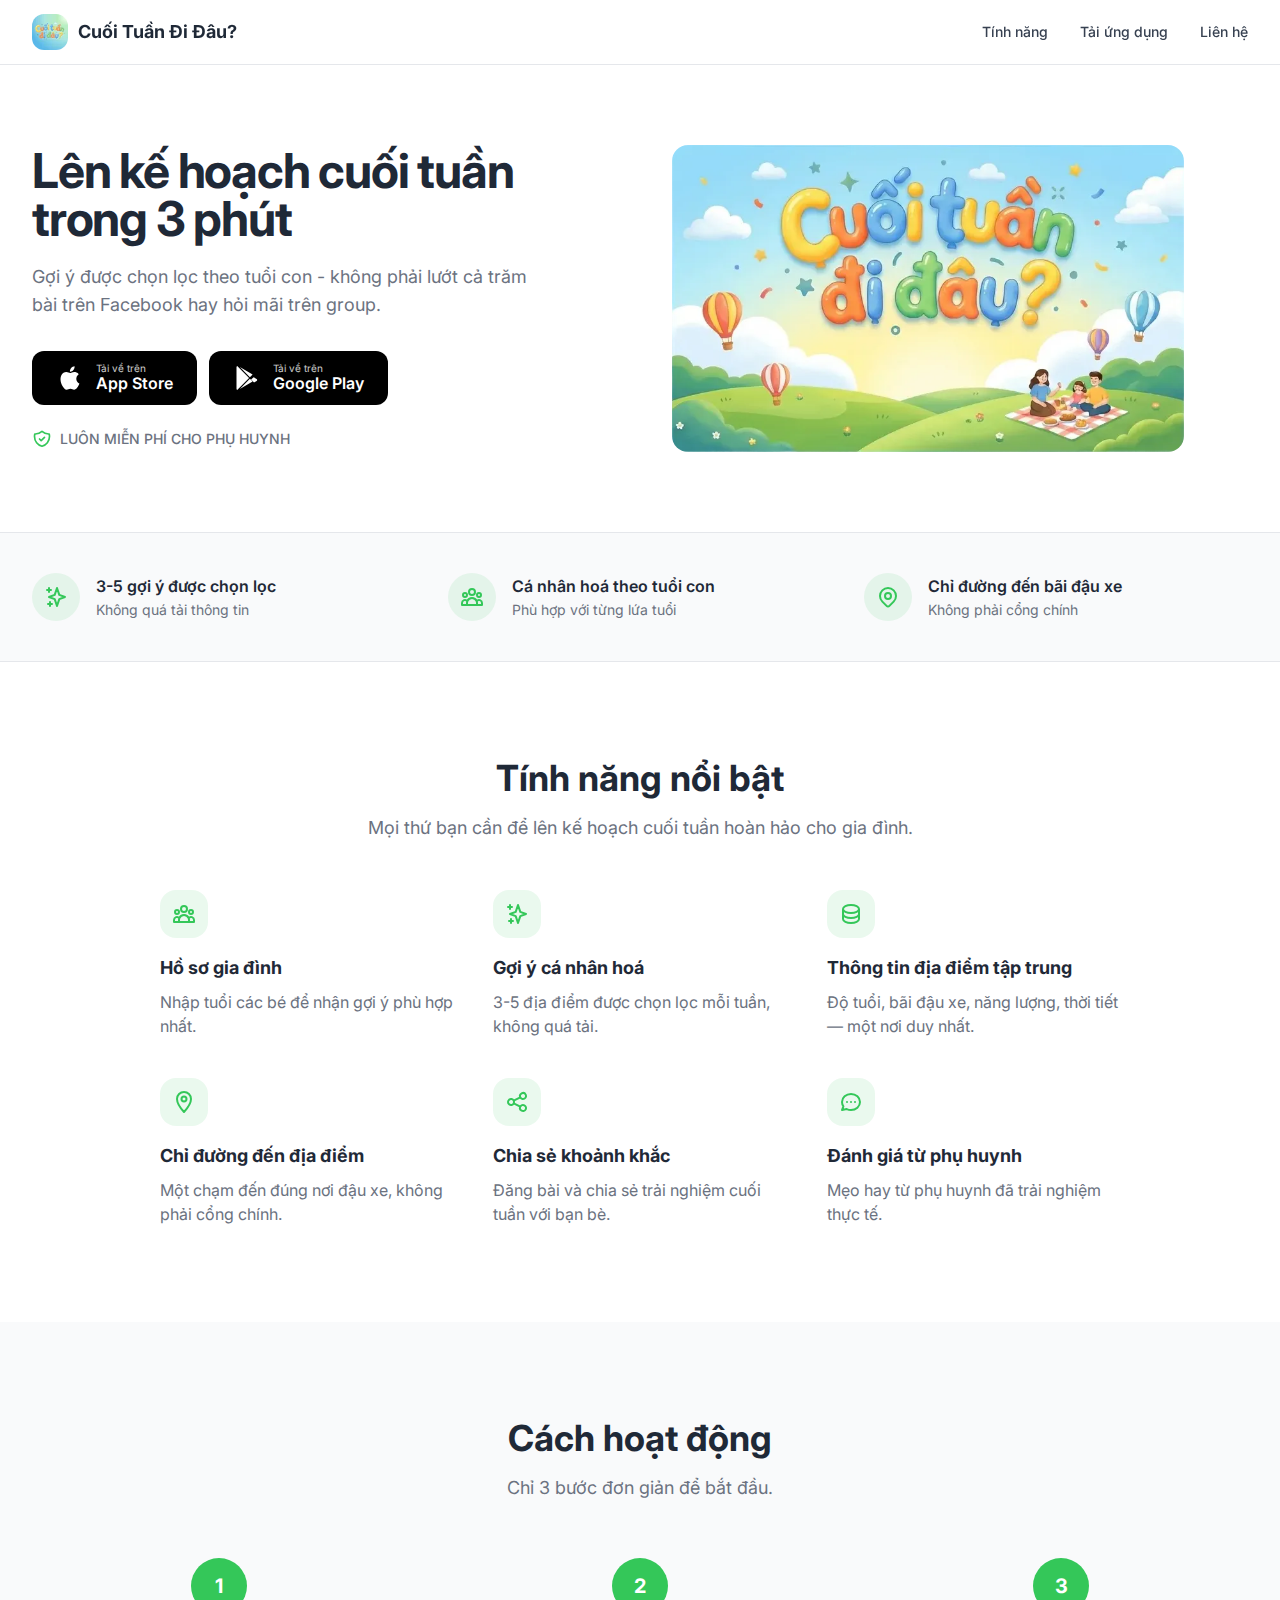
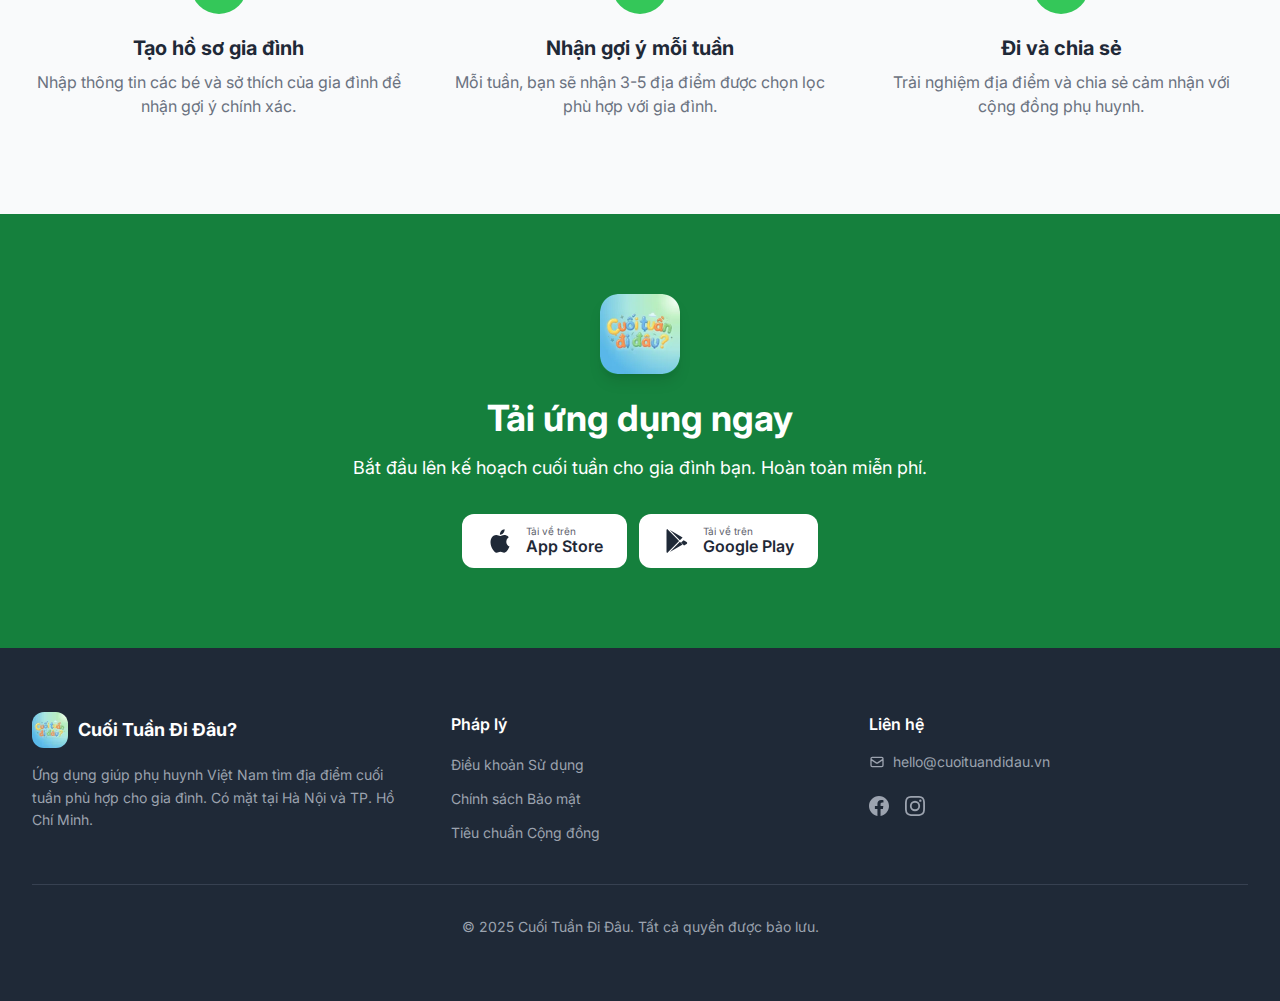
<file: index.html>
<!doctype html>
<html lang="vi">
    <head>
        <meta charset="UTF-8" />
        <meta name="viewport" content="width=device-width, initial-scale=1.0" />
        <title>Cuối Tuần Đi Đâu? - Gợi ý cuối tuần cho gia đình</title>
        <meta
            name="description"
            content="Lên kế hoạch cuối tuần trong 3 phút. Gợi ý được chọn lọc theo tuổi con — không phải lướt Facebook hay hỏi group."
        />

        <!-- Open Graph -->
        <meta
            property="og:title"
            content="Cuối Tuần Đi Đâu? - Lên kế hoạch cuối tuần trong 3 phút"
        />
        <meta
            property="og:description"
            content="Gợi ý được chọn lọc theo tuổi con — không phải lướt Facebook hay hỏi group."
        />
        <meta property="og:type" content="website" />
        <meta property="og:locale" content="vi_VN" />
        <meta property="og:url" content="https://cuoituandidau.vn/" />
        <meta
            property="og:image"
            content="https://cuoituandidau.vn/assets/images/hero-banner-desktop.png"
        />

        <!-- Twitter Card -->
        <meta name="twitter:card" content="summary_large_image" />
        <meta
            name="twitter:title"
            content="Cuối Tuần Đi Đâu? - Lên kế hoạch cuối tuần trong 3 phút"
        />
        <meta
            name="twitter:description"
            content="Gợi ý được chọn lọc theo tuổi con — không phải lướt Facebook hay hỏi group."
        />
        <meta
            name="twitter:image"
            content="https://cuoituandidau.vn/assets/images/hero-banner-desktop.png"
        />

        <link rel="canonical" href="https://cuoituandidau.vn/" />

        <!-- Favicon -->
        <link rel="icon" type="image/png" href="assets/images/favicon.png" />

        <!-- Fonts -->
        <link rel="preconnect" href="https://fonts.googleapis.com" />
        <link rel="preconnect" href="https://fonts.gstatic.com" crossorigin />
        <link rel="preload" as="style" href="https://fonts.googleapis.com/css2?family=Inter:wght@400;500;600;700&display=swap" />
        <link
            href="https://fonts.googleapis.com/css2?family=Inter:wght@400;500;600;700&display=swap"
            rel="stylesheet"
        />

        <!-- Compiled TailwindCSS -->
        <link rel="stylesheet" href="assets/css/styles.css" />

        <!-- LCP Image Preloads -->
        <link rel="preload" as="image" type="image/webp" href="assets/images/hero-banner-mobile.webp" media="(max-width: 1023px)" />
        <link rel="preload" as="image" type="image/webp" href="assets/images/hero-banner-desktop.webp" media="(min-width: 1024px)" />

        <!-- JSON-LD -->
        <script type="application/ld+json">
            {
                "@context": "https://schema.org",
                "@graph": [
                    {
                        "@type": "Organization",
                        "name": "Cuối Tuần Đi Đâu",
                        "url": "https://cuoituandidau.vn",
                        "logo": "https://cuoituandidau.vn/assets/images/app-icon.png",
                        "contactPoint": {
                            "@type": "ContactPoint",
                            "email": "hello@cuoituandidau.vn",
                            "contactType": "customer service",
                            "availableLanguage": "Vietnamese"
                        }
                    },
                    {
                        "@type": "MobileApplication",
                        "name": "Cuối Tuần Đi Đâu?",
                        "operatingSystem": "iOS, Android",
                        "applicationCategory": "LifestyleApplication",
                        "description": "Ứng dụng giúp phụ huynh Việt Nam tìm địa điểm cuối tuần phù hợp cho gia đình.",
                        "offers": {
                            "@type": "Offer",
                            "price": "0",
                            "priceCurrency": "VND"
                        },
                        "inLanguage": "vi"
                    }
                ]
            }
        </script>

    </head>
    <body class="bg-white text-text-primary antialiased">
        <!-- Navigation -->
        <nav
            id="navbar"
            class="sticky top-0 z-50 bg-white/95 backdrop-blur-sm border-b border-border-default"
        >
            <div class="max-w-7xl mx-auto px-4 sm:px-6 lg:px-8">
                <div class="flex items-center justify-between h-16">
                    <!-- Logo -->
                    <a href="index.html" class="flex items-center gap-2.5">
                        <picture>
                            <source srcset="assets/images/app-icon-72.webp" type="image/webp" />
                            <img
                                src="assets/images/app-icon-72.png"
                                alt="Cuối Tuần Đi Đâu"
                                width="72"
                                height="72"
                                class="w-9 h-9 rounded-xl"
                            />
                        </picture>
                        <span class="text-lg font-bold text-text-primary"
                            >Cuối Tuần Đi Đâu?</span
                        >
                    </a>

                    <!-- Desktop Links -->
                    <div class="hidden md:flex items-center gap-8">
                        <a
                            href="#features"
                            class="nav-link text-sm font-medium text-text-secondary hover:text-text-primary transition-colors"
                            >Tính năng</a
                        >
                        <a
                            href="#download"
                            class="nav-link text-sm font-medium text-text-secondary hover:text-text-primary transition-colors"
                            >Tải ứng dụng</a
                        >
                        <a
                            href="#contact"
                            class="nav-link text-sm font-medium text-text-secondary hover:text-text-primary transition-colors"
                            >Liên hệ</a
                        >
                    </div>

                    <!-- Mobile Hamburger -->
                    <button
                        id="menu-toggle"
                        class="md:hidden p-2 rounded-lg hover:bg-gray-100 transition-colors"
                        aria-label="Menu"
                        aria-expanded="false"
                    >
                        <svg
                            id="menu-icon-open"
                            class="w-6 h-6 text-text-primary"
                            fill="none"
                            stroke="currentColor"
                            stroke-width="2"
                            viewBox="0 0 24 24"
                            aria-hidden="true"
                        >
                            <path
                                stroke-linecap="round"
                                stroke-linejoin="round"
                                d="M4 6h16M4 12h16M4 18h16"
                            />
                        </svg>
                        <svg
                            id="menu-icon-close"
                            class="w-6 h-6 text-text-primary hidden"
                            fill="none"
                            stroke="currentColor"
                            stroke-width="2"
                            viewBox="0 0 24 24"
                            aria-hidden="true"
                        >
                            <path
                                stroke-linecap="round"
                                stroke-linejoin="round"
                                d="M6 18L18 6M6 6l12 12"
                            />
                        </svg>
                    </button>
                </div>
            </div>

            <!-- Mobile Menu Overlay -->
            <div
                id="mobile-menu"
                class="hidden md:hidden bg-white border-b border-border-default"
            >
                <div class="px-4 py-4 space-y-3">
                    <a
                        href="#features"
                        class="block text-base font-medium text-text-secondary hover:text-primary py-2"
                        >Tính năng</a
                    >
                    <a
                        href="#download"
                        class="block text-base font-medium text-text-secondary hover:text-primary py-2"
                        >Tải ứng dụng</a
                    >
                    <a
                        href="#contact"
                        class="block text-base font-medium text-text-secondary hover:text-primary py-2"
                        >Liên hệ</a
                    >
                </div>
            </div>
        </nav>

        <main>
        <!-- Hero Section -->
        <section class="overflow-hidden">
            <div class="max-w-7xl mx-auto px-4 sm:px-6 lg:px-8 py-12 lg:py-20">
                <div
                    class="flex flex-col lg:flex-row items-center gap-10 lg:gap-16"
                >
                    <!-- Mobile Hero Image (shown above text on mobile) -->
                    <div class="lg:hidden w-full">
                        <picture>
                            <source srcset="assets/images/hero-banner-mobile.webp" type="image/webp" />
                            <img
                                src="assets/images/hero-banner-mobile.png"
                                alt="Cuối Tuần Đi Đâu app"
                                width="385"
                                height="481"
                                fetchpriority="high"
                                class="w-full max-w-md mx-auto rounded-card"
                            />
                        </picture>
                    </div>

                    <!-- Text Content -->
                    <div class="flex-1 text-center lg:text-left">
                        <h1
                            class="text-4xl lg:text-5xl font-bold text-text-primary leading-tight tracking-tight"
                        >
                            Lên kế hoạch cuối tuần<br class="hidden sm:block" />
                            trong 3 phút
                        </h1>
                        <p
                            class="mt-5 text-lg text-text-tertiary max-w-lg mx-auto lg:mx-0"
                        >
                            Gợi ý được chọn lọc theo tuổi con - không phải lướt
                            cả trăm bài trên Facebook hay hỏi mãi trên group.
                        </p>

                        <!-- Store Buttons -->
                        <div
                            class="mt-8 flex flex-col sm:flex-row items-center gap-3 justify-center lg:justify-start"
                        >
                            <a
                                href="#"
                                class="inline-flex items-center gap-3 bg-black text-white px-6 py-3 rounded-xl hover:bg-gray-800 transition-colors"
                            >
                                <svg aria-hidden="true"
                                    class="w-7 h-7"
                                    viewBox="0 0 24 24"
                                    fill="currentColor"
                                >
                                    <path
                                        d="M18.71 19.5c-.83 1.24-1.71 2.45-3.05 2.47-1.34.03-1.77-.79-3.29-.79-1.53 0-2 .77-3.27.82-1.31.05-2.3-1.32-3.14-2.53C4.25 17 2.94 12.45 4.7 9.39c.87-1.52 2.43-2.48 4.12-2.51 1.28-.02 2.5.87 3.29.87.78 0 2.26-1.07 3.8-.91.65.03 2.47.26 3.64 1.98-.09.06-2.17 1.28-2.15 3.81.03 3.02 2.65 4.03 2.68 4.04-.03.07-.42 1.44-1.38 2.83M13 3.5c.73-.83 1.94-1.46 2.94-1.5.13 1.17-.34 2.35-1.04 3.19-.69.85-1.83 1.51-2.95 1.42-.15-1.15.41-2.35 1.05-3.11z"
                                    />
                                </svg>
                                <div class="text-left">
                                    <div
                                        class="text-[10px] leading-none opacity-80"
                                    >
                                        Tải về trên
                                    </div>
                                    <div
                                        class="text-base font-semibold leading-tight"
                                    >
                                        App Store
                                    </div>
                                </div>
                            </a>
                            <a
                                href="#"
                                class="inline-flex items-center gap-3 bg-black text-white px-6 py-3 rounded-xl hover:bg-gray-800 transition-colors"
                            >
                                <svg aria-hidden="true"
                                    class="w-7 h-7"
                                    viewBox="0 0 24 24"
                                    fill="currentColor"
                                >
                                    <path
                                        d="M3.609 1.814L13.792 12 3.61 22.186a.996.996 0 01-.61-.92V2.734a1 1 0 01.609-.92zm10.89 10.893l2.302 2.302-10.937 6.333 8.635-8.635zm3.199-1.4l2.533 1.467a1 1 0 010 1.733l-2.197 1.272-2.543-2.543 2.207-1.929zM5.864 2.658L16.8 8.99l-2.302 2.302-8.634-8.634z"
                                    />
                                </svg>
                                <div class="text-left">
                                    <div
                                        class="text-[10px] leading-none opacity-80"
                                    >
                                        Tải về trên
                                    </div>
                                    <div
                                        class="text-base font-semibold leading-tight"
                                    >
                                        Google Play
                                    </div>
                                </div>
                            </a>
                        </div>

                        <!-- Trust Badge -->
                        <div
                            class="mt-6 flex items-center gap-2 justify-center lg:justify-start text-text-tertiary"
                        >
                            <svg aria-hidden="true"
                                class="w-5 h-5 text-primary"
                                fill="none"
                                stroke="currentColor"
                                stroke-width="2"
                                viewBox="0 0 24 24"
                            >
                                <path
                                    stroke-linecap="round"
                                    stroke-linejoin="round"
                                    d="M9 12l2 2 4-4m5.618-4.016A11.955 11.955 0 0112 2.944a11.955 11.955 0 01-8.618 3.04A12.02 12.02 0 003 9c0 5.591 3.824 10.29 9 11.622 5.176-1.332 9-6.03 9-11.622 0-1.042-.133-2.052-.382-3.016z"
                                />
                            </svg>
                            <span class="text-sm font-medium"
                                >LUÔN MIỄN PHÍ CHO PHỤ HUYNH</span
                            >
                        </div>
                    </div>

                    <!-- Desktop Hero Image -->
                    <div class="hidden lg:block flex-1">
                        <picture>
                            <source srcset="assets/images/hero-banner-desktop.webp" type="image/webp" />
                            <img
                                src="assets/images/hero-banner-desktop.png"
                                alt="Cuối Tuần Đi Đâu app"
                                width="801"
                                height="480"
                                fetchpriority="high"
                                class="w-full max-w-lg rounded-card"
                            />
                        </picture>
                    </div>
                </div>
            </div>
        </section>

        <!-- Value Proposition Strip -->
        <section class="bg-bg-secondary border-y border-border-default">
            <div class="max-w-7xl mx-auto px-4 sm:px-6 lg:px-8 py-10">
                <div class="grid grid-cols-1 md:grid-cols-3 gap-8">
                    <!-- Benefit 1 -->
                    <div class="flex items-center gap-4">
                        <div
                            class="flex-shrink-0 w-12 h-12 rounded-full bg-primary/10 flex items-center justify-center"
                        >
                            <svg aria-hidden="true"
                                class="w-6 h-6 text-primary"
                                fill="none"
                                stroke="currentColor"
                                stroke-width="2"
                                viewBox="0 0 24 24"
                            >
                                <path
                                    stroke-linecap="round"
                                    stroke-linejoin="round"
                                    d="M5 3v4M3 5h4M6 17v4m-2-2h4m5-16l2.286 6.857L21 12l-5.714 2.143L13 21l-2.286-6.857L5 12l5.714-2.143L13 3z"
                                />
                            </svg>
                        </div>
                        <div>
                            <div class="font-semibold text-text-primary">
                                3-5 gợi ý được chọn lọc
                            </div>
                            <div class="text-sm text-text-tertiary mt-0.5">
                                Không quá tải thông tin
                            </div>
                        </div>
                    </div>
                    <!-- Benefit 2 -->
                    <div class="flex items-center gap-4">
                        <div
                            class="flex-shrink-0 w-12 h-12 rounded-full bg-primary/10 flex items-center justify-center"
                        >
                            <svg aria-hidden="true"
                                class="w-6 h-6 text-primary"
                                fill="none"
                                stroke="currentColor"
                                stroke-width="2"
                                viewBox="0 0 24 24"
                            >
                                <path
                                    stroke-linecap="round"
                                    stroke-linejoin="round"
                                    d="M17 20h5v-2a3 3 0 00-5.356-1.857M17 20H7m10 0v-2c0-.656-.126-1.283-.356-1.857M7 20H2v-2a3 3 0 015.356-1.857M7 20v-2c0-.656.126-1.283.356-1.857m0 0a5.002 5.002 0 019.288 0M15 7a3 3 0 11-6 0 3 3 0 016 0zm6 3a2 2 0 11-4 0 2 2 0 014 0zM7 10a2 2 0 11-4 0 2 2 0 014 0z"
                                />
                            </svg>
                        </div>
                        <div>
                            <div class="font-semibold text-text-primary">
                                Cá nhân hoá theo tuổi con
                            </div>
                            <div class="text-sm text-text-tertiary mt-0.5">
                                Phù hợp với từng lứa tuổi
                            </div>
                        </div>
                    </div>
                    <!-- Benefit 3 -->
                    <div class="flex items-center gap-4">
                        <div
                            class="flex-shrink-0 w-12 h-12 rounded-full bg-primary/10 flex items-center justify-center"
                        >
                            <svg aria-hidden="true"
                                class="w-6 h-6 text-primary"
                                fill="none"
                                stroke="currentColor"
                                stroke-width="2"
                                viewBox="0 0 24 24"
                            >
                                <path
                                    stroke-linecap="round"
                                    stroke-linejoin="round"
                                    d="M17.657 16.657L13.414 20.9a1.998 1.998 0 01-2.827 0l-4.244-4.243a8 8 0 1111.314 0z"
                                />
                                <path
                                    stroke-linecap="round"
                                    stroke-linejoin="round"
                                    d="M15 11a3 3 0 11-6 0 3 3 0 016 0z"
                                />
                            </svg>
                        </div>
                        <div>
                            <div class="font-semibold text-text-primary">
                                Chỉ đường đến bãi đậu xe
                            </div>
                            <div class="text-sm text-text-tertiary mt-0.5">
                                Không phải cổng chính
                            </div>
                        </div>
                    </div>
                </div>
            </div>
        </section>

        <!-- Features Section -->
        <section id="features" class="py-16 lg:py-24">
            <div class="max-w-5xl mx-auto px-4 sm:px-6 lg:px-8">
                <div class="text-center mb-12">
                    <h2
                        class="text-3xl lg:text-4xl font-bold text-text-primary"
                    >
                        Tính năng nổi bật
                    </h2>
                    <p
                        class="mt-4 text-lg text-text-tertiary max-w-2xl mx-auto"
                    >
                        Mọi thứ bạn cần để lên kế hoạch cuối tuần hoàn hảo cho
                        gia đình.
                    </p>
                </div>

                <div
                    class="grid grid-cols-1 sm:grid-cols-2 lg:grid-cols-3 gap-8 lg:gap-10"
                >
                    <!-- Feature 1: Hồ sơ gia đình -->
                    <div>
                        <div
                            class="inline-flex items-center justify-center w-12 h-12 rounded-2xl bg-primary/10 mb-4"
                        >
                            <svg aria-hidden="true"
                                class="w-6 h-6 text-primary"
                                fill="none"
                                stroke="currentColor"
                                stroke-width="2"
                                viewBox="0 0 24 24"
                            >
                                <path
                                    stroke-linecap="round"
                                    stroke-linejoin="round"
                                    d="M17 20h5v-2a3 3 0 00-5.356-1.857M17 20H7m10 0v-2c0-.656-.126-1.283-.356-1.857M7 20H2v-2a3 3 0 015.356-1.857M7 20v-2c0-.656.126-1.283.356-1.857m0 0a5.002 5.002 0 019.288 0M15 7a3 3 0 11-6 0 3 3 0 016 0zm6 3a2 2 0 11-4 0 2 2 0 014 0zM7 10a2 2 0 11-4 0 2 2 0 014 0z"
                                />
                            </svg>
                        </div>
                        <h3 class="text-lg font-bold text-text-primary">
                            Hồ sơ gia đình
                        </h3>
                        <p class="mt-2 text-text-tertiary">
                            Nhập tuổi các bé để nhận gợi ý phù hợp nhất.
                        </p>
                    </div>

                    <!-- Feature 2: Gợi ý cá nhân hoá -->
                    <div>
                        <div
                            class="inline-flex items-center justify-center w-12 h-12 rounded-2xl bg-primary/10 mb-4"
                        >
                            <svg aria-hidden="true"
                                class="w-6 h-6 text-primary"
                                fill="none"
                                stroke="currentColor"
                                stroke-width="2"
                                viewBox="0 0 24 24"
                            >
                                <path
                                    stroke-linecap="round"
                                    stroke-linejoin="round"
                                    d="M5 3v4M3 5h4M6 17v4m-2-2h4m5-16l2.286 6.857L21 12l-5.714 2.143L13 21l-2.286-6.857L5 12l5.714-2.143L13 3z"
                                />
                            </svg>
                        </div>
                        <h3 class="text-lg font-bold text-text-primary">
                            Gợi ý cá nhân hoá
                        </h3>
                        <p class="mt-2 text-text-tertiary">
                            3-5 địa điểm được chọn lọc mỗi tuần, không quá tải.
                        </p>
                    </div>

                    <!-- Feature 3: Thông tin địa điểm tập trung -->
                    <div>
                        <div
                            class="inline-flex items-center justify-center w-12 h-12 rounded-2xl bg-primary/10 mb-4"
                        >
                            <svg aria-hidden="true"
                                class="w-6 h-6 text-primary"
                                fill="none"
                                stroke="currentColor"
                                stroke-width="2"
                                viewBox="0 0 24 24"
                            >
                                <path
                                    stroke-linecap="round"
                                    stroke-linejoin="round"
                                    d="M4 7v10c0 2.21 3.582 4 8 4s8-1.79 8-4V7M4 7c0 2.21 3.582 4 8 4s8-1.79 8-4M4 7c0-2.21 3.582-4 8-4s8 1.79 8 4m0 5c0 2.21-3.582 4-8 4s-8-1.79-8-4"
                                />
                            </svg>
                        </div>
                        <h3 class="text-lg font-bold text-text-primary">
                            Thông tin địa điểm tập trung
                        </h3>
                        <p class="mt-2 text-text-tertiary">
                            Độ tuổi, bãi đậu xe, năng lượng, thời tiết — một nơi
                            duy nhất.
                        </p>
                    </div>

                    <!-- Feature 4: Chỉ đường đến địa điểm -->
                    <div>
                        <div
                            class="inline-flex items-center justify-center w-12 h-12 rounded-2xl bg-primary/10 mb-4"
                        >
                            <svg aria-hidden="true"
                                class="w-6 h-6 text-primary"
                                fill="none"
                                stroke="currentColor"
                                stroke-width="2"
                                viewBox="0 0 24 24"
                            >
                                <path
                                    stroke-linecap="round"
                                    stroke-linejoin="round"
                                    d="M12 2C8.13 2 5 5.13 5 9c0 5.25 7 13 7 13s7-7.75 7-13c0-3.87-3.13-7-7-7zm0 9.5a2.5 2.5 0 010-5 2.5 2.5 0 010 5z"
                                />
                            </svg>
                        </div>
                        <h3 class="text-lg font-bold text-text-primary">
                            Chỉ đường đến địa điểm
                        </h3>
                        <p class="mt-2 text-text-tertiary">
                            Một chạm đến đúng nơi đậu xe, không phải cổng chính.
                        </p>
                    </div>

                    <!-- Feature 5: Chia sẻ khoảnh khắc -->
                    <div>
                        <div
                            class="inline-flex items-center justify-center w-12 h-12 rounded-2xl bg-primary/10 mb-4"
                        >
                            <svg aria-hidden="true"
                                class="w-6 h-6 text-primary"
                                fill="none"
                                stroke="currentColor"
                                stroke-width="2"
                                viewBox="0 0 24 24"
                            >
                                <path
                                    stroke-linecap="round"
                                    stroke-linejoin="round"
                                    d="M8.684 13.342C8.886 12.938 9 12.482 9 12c0-.482-.114-.938-.316-1.342m0 2.684a3 3 0 110-2.684m0 2.684l6.632 3.316m-6.632-6l6.632-3.316m0 0a3 3 0 105.367-2.684 3 3 0 00-5.367 2.684zm0 9.316a3 3 0 105.368 2.684 3 3 0 00-5.368-2.684z"
                                />
                            </svg>
                        </div>
                        <h3 class="text-lg font-bold text-text-primary">
                            Chia sẻ khoảnh khắc
                        </h3>
                        <p class="mt-2 text-text-tertiary">
                            Đăng bài và chia sẻ trải nghiệm cuối tuần với bạn
                            bè.
                        </p>
                    </div>

                    <!-- Feature 6: Đánh giá từ phụ huynh -->
                    <div>
                        <div
                            class="inline-flex items-center justify-center w-12 h-12 rounded-2xl bg-primary/10 mb-4"
                        >
                            <svg aria-hidden="true"
                                class="w-6 h-6 text-primary"
                                fill="none"
                                stroke="currentColor"
                                stroke-width="2"
                                viewBox="0 0 24 24"
                            >
                                <path
                                    stroke-linecap="round"
                                    stroke-linejoin="round"
                                    d="M8 12h.01M12 12h.01M16 12h.01M21 12c0 4.418-4.03 8-9 8a9.863 9.863 0 01-4.255-.949L3 20l1.395-3.72C3.512 15.042 3 13.574 3 12c0-4.418 4.03-8 9-8s9 3.582 9 8z"
                                />
                            </svg>
                        </div>
                        <h3 class="text-lg font-bold text-text-primary">
                            Đánh giá từ phụ huynh
                        </h3>
                        <p class="mt-2 text-text-tertiary">
                            Mẹo hay từ phụ huynh đã trải nghiệm thực tế.
                        </p>
                    </div>
                </div>
            </div>
        </section>

        <!-- How It Works -->
        <section class="bg-bg-secondary py-16 lg:py-24">
            <div class="max-w-7xl mx-auto px-4 sm:px-6 lg:px-8">
                <div class="text-center mb-14">
                    <h2
                        class="text-3xl lg:text-4xl font-bold text-text-primary"
                    >
                        Cách hoạt động
                    </h2>
                    <p class="mt-4 text-lg text-text-tertiary">
                        Chỉ 3 bước đơn giản để bắt đầu.
                    </p>
                </div>

                <div class="grid grid-cols-1 md:grid-cols-3 gap-8 lg:gap-12">
                    <!-- Step 1 -->
                    <div class="text-center">
                        <div
                            class="inline-flex items-center justify-center w-14 h-14 rounded-full bg-primary text-white text-xl font-bold mb-5"
                        >
                            1
                        </div>
                        <h3 class="text-xl font-bold text-text-primary mb-2">
                            Tạo hồ sơ gia đình
                        </h3>
                        <p class="text-text-tertiary">
                            Nhập thông tin các bé và sở thích của gia đình để
                            nhận gợi ý chính xác.
                        </p>
                    </div>
                    <!-- Step 2 -->
                    <div class="text-center">
                        <div
                            class="inline-flex items-center justify-center w-14 h-14 rounded-full bg-primary text-white text-xl font-bold mb-5"
                        >
                            2
                        </div>
                        <h3 class="text-xl font-bold text-text-primary mb-2">
                            Nhận gợi ý mỗi tuần
                        </h3>
                        <p class="text-text-tertiary">
                            Mỗi tuần, bạn sẽ nhận 3-5 địa điểm được chọn lọc phù
                            hợp với gia đình.
                        </p>
                    </div>
                    <!-- Step 3 -->
                    <div class="text-center">
                        <div
                            class="inline-flex items-center justify-center w-14 h-14 rounded-full bg-primary text-white text-xl font-bold mb-5"
                        >
                            3
                        </div>
                        <h3 class="text-xl font-bold text-text-primary mb-2">
                            Đi và chia sẻ
                        </h3>
                        <p class="text-text-tertiary">
                            Trải nghiệm địa điểm và chia sẻ cảm nhận với cộng
                            đồng phụ huynh.
                        </p>
                    </div>
                </div>
            </div>
        </section>

        <!-- Download CTA -->
        <section id="download" class="bg-[#15803d] py-16 lg:py-20">
            <div class="max-w-7xl mx-auto px-4 sm:px-6 lg:px-8 text-center">
                <picture>
                    <source srcset="assets/images/app-icon-160.webp" type="image/webp" />
                    <img
                        src="assets/images/app-icon-160.png"
                        alt="Cuối Tuần Đi Đâu"
                        width="160"
                        height="160"
                        loading="lazy"
                        class="w-20 h-20 rounded-2xl mx-auto mb-6 shadow-lg"
                    />
                </picture>
                <h2 class="text-3xl lg:text-4xl font-bold text-white">
                    Tải ứng dụng ngay
                </h2>
                <p class="mt-4 text-lg text-white max-w-xl mx-auto">
                    Bắt đầu lên kế hoạch cuối tuần cho gia đình bạn. Hoàn toàn
                    miễn phí.
                </p>

                <div
                    class="mt-8 flex flex-col sm:flex-row items-center gap-3 justify-center"
                >
                    <a
                        href="#"
                        class="inline-flex items-center gap-3 bg-white text-text-primary px-6 py-3 rounded-xl hover:bg-gray-100 transition-colors"
                    >
                        <svg aria-hidden="true"
                            class="w-7 h-7"
                            viewBox="0 0 24 24"
                            fill="currentColor"
                        >
                            <path
                                d="M18.71 19.5c-.83 1.24-1.71 2.45-3.05 2.47-1.34.03-1.77-.79-3.29-.79-1.53 0-2 .77-3.27.82-1.31.05-2.3-1.32-3.14-2.53C4.25 17 2.94 12.45 4.7 9.39c.87-1.52 2.43-2.48 4.12-2.51 1.28-.02 2.5.87 3.29.87.78 0 2.26-1.07 3.8-.91.65.03 2.47.26 3.64 1.98-.09.06-2.17 1.28-2.15 3.81.03 3.02 2.65 4.03 2.68 4.04-.03.07-.42 1.44-1.38 2.83M13 3.5c.73-.83 1.94-1.46 2.94-1.5.13 1.17-.34 2.35-1.04 3.19-.69.85-1.83 1.51-2.95 1.42-.15-1.15.41-2.35 1.05-3.11z"
                            />
                        </svg>
                        <div class="text-left">
                            <div class="text-[10px] leading-none opacity-75">
                                Tải về trên
                            </div>
                            <div class="text-base font-semibold leading-tight">
                                App Store
                            </div>
                        </div>
                    </a>
                    <a
                        href="#"
                        class="inline-flex items-center gap-3 bg-white text-text-primary px-6 py-3 rounded-xl hover:bg-gray-100 transition-colors"
                    >
                        <svg aria-hidden="true"
                            class="w-7 h-7"
                            viewBox="0 0 24 24"
                            fill="currentColor"
                        >
                            <path
                                d="M3.609 1.814L13.792 12 3.61 22.186a.996.996 0 01-.61-.92V2.734a1 1 0 01.609-.92zm10.89 10.893l2.302 2.302-10.937 6.333 8.635-8.635zm3.199-1.4l2.533 1.467a1 1 0 010 1.733l-2.197 1.272-2.543-2.543 2.207-1.929zM5.864 2.658L16.8 8.99l-2.302 2.302-8.634-8.634z"
                            />
                        </svg>
                        <div class="text-left">
                            <div class="text-[10px] leading-none opacity-75">
                                Tải về trên
                            </div>
                            <div class="text-base font-semibold leading-tight">
                                Google Play
                            </div>
                        </div>
                    </a>
                </div>
            </div>
        </section>

        </main>

        <!-- Footer -->
        <footer id="contact" class="bg-footer-bg text-white">
            <div class="max-w-7xl mx-auto px-4 sm:px-6 lg:px-8 py-12 lg:py-16">
                <div class="grid grid-cols-1 md:grid-cols-3 gap-10">
                    <!-- Brand -->
                    <div>
                        <div class="flex items-center gap-2.5 mb-4">
                            <picture>
                                <source srcset="assets/images/app-icon-72.webp" type="image/webp" />
                                <img
                                    src="assets/images/app-icon-72.png"
                                    alt="Cuối Tuần Đi Đâu"
                                    width="72"
                                    height="72"
                                    loading="lazy"
                                    class="w-9 h-9 rounded-xl"
                                />
                            </picture>
                            <span class="text-lg font-bold"
                                >Cuối Tuần Đi Đâu?</span
                            >
                        </div>
                        <p class="text-gray-400 text-sm leading-relaxed">
                            Ứng dụng giúp phụ huynh Việt Nam tìm địa điểm cuối
                            tuần phù hợp cho gia đình. Có mặt tại Hà Nội và TP.
                            Hồ Chí Minh.
                        </p>
                    </div>

                    <!-- Legal Links -->
                    <div>
                        <h3 class="font-semibold mb-4">Pháp lý</h4>
                        <ul class="space-y-2.5">
                            <li>
                                <a
                                    href="terms.html"
                                    class="text-gray-400 hover:text-white transition-colors text-sm"
                                    >Điều khoản Sử dụng</a
                                >
                            </li>
                            <li>
                                <a
                                    href="privacy.html"
                                    class="text-gray-400 hover:text-white transition-colors text-sm"
                                    >Chính sách Bảo mật</a
                                >
                            </li>
                            <li>
                                <a
                                    href="community-standards.html"
                                    class="text-gray-400 hover:text-white transition-colors text-sm"
                                    >Tiêu chuẩn Cộng đồng</a
                                >
                            </li>
                        </ul>
                    </div>

                    <!-- Contact -->
                    <div>
                        <h3 class="font-semibold mb-4">Liên hệ</h4>
                        <ul class="space-y-2.5">
                            <li>
                                <a
                                    href="mailto:hello@cuoituandidau.vn"
                                    class="text-gray-400 hover:text-white transition-colors text-sm flex items-center gap-2"
                                >
                                    <svg aria-hidden="true"
                                        class="w-4 h-4"
                                        fill="none"
                                        stroke="currentColor"
                                        stroke-width="2"
                                        viewBox="0 0 24 24"
                                    >
                                        <path
                                            stroke-linecap="round"
                                            stroke-linejoin="round"
                                            d="M3 8l7.89 5.26a2 2 0 002.22 0L21 8M5 19h14a2 2 0 002-2V7a2 2 0 00-2-2H5a2 2 0 00-2 2v10a2 2 0 002 2z"
                                        />
                                    </svg>
                                    hello@cuoituandidau.vn
                                </a>
                            </li>
                        </ul>
                        <!-- Social Links Placeholder -->
                        <div class="flex items-center gap-4 mt-6">
                            <a
                                href="#"
                                class="text-gray-400 hover:text-white transition-colors"
                                aria-label="Facebook"
                            >
                                <svg aria-hidden="true"
                                    class="w-5 h-5"
                                    fill="currentColor"
                                    viewBox="0 0 24 24"
                                >
                                    <path
                                        d="M24 12.073c0-6.627-5.373-12-12-12s-12 5.373-12 12c0 5.99 4.388 10.954 10.125 11.854v-8.385H7.078v-3.47h3.047V9.43c0-3.007 1.792-4.669 4.533-4.669 1.312 0 2.686.235 2.686.235v2.953H15.83c-1.491 0-1.956.925-1.956 1.874v2.25h3.328l-.532 3.47h-2.796v8.385C19.612 23.027 24 18.062 24 12.073z"
                                    />
                                </svg>
                            </a>
                            <a
                                href="#"
                                class="text-gray-400 hover:text-white transition-colors"
                                aria-label="Instagram"
                            >
                                <svg aria-hidden="true"
                                    class="w-5 h-5"
                                    fill="currentColor"
                                    viewBox="0 0 24 24"
                                >
                                    <path
                                        d="M12 2.163c3.204 0 3.584.012 4.85.07 3.252.148 4.771 1.691 4.919 4.919.058 1.265.069 1.645.069 4.849 0 3.205-.012 3.584-.069 4.849-.149 3.225-1.664 4.771-4.919 4.919-1.266.058-1.644.07-4.85.07-3.204 0-3.584-.012-4.849-.07-3.26-.149-4.771-1.699-4.919-4.92-.058-1.265-.07-1.644-.07-4.849 0-3.204.013-3.583.07-4.849.149-3.227 1.664-4.771 4.919-4.919 1.266-.057 1.645-.069 4.849-.069zM12 0C8.741 0 8.333.014 7.053.072 2.695.272.273 2.69.073 7.052.014 8.333 0 8.741 0 12c0 3.259.014 3.668.072 4.948.2 4.358 2.618 6.78 6.98 6.98C8.333 23.986 8.741 24 12 24c3.259 0 3.668-.014 4.948-.072 4.354-.2 6.782-2.618 6.979-6.98.059-1.28.073-1.689.073-4.948 0-3.259-.014-3.667-.072-4.947-.196-4.354-2.617-6.78-6.979-6.98C15.668.014 15.259 0 12 0zm0 5.838a6.162 6.162 0 100 12.324 6.162 6.162 0 000-12.324zM12 16a4 4 0 110-8 4 4 0 010 8zm6.406-11.845a1.44 1.44 0 100 2.881 1.44 1.44 0 000-2.881z"
                                    />
                                </svg>
                            </a>
                        </div>
                    </div>
                </div>

                <div class="border-t border-gray-700 mt-10 pt-8 text-center">
                    <p class="text-gray-400 text-sm">
                        &copy; 2025 Cuối Tuần Đi Đâu. Tất cả quyền được bảo lưu.
                    </p>
                </div>
            </div>
        </footer>

        <!-- Mobile Menu Script -->
        <script>
            const menuToggle = document.getElementById("menu-toggle");
            const mobileMenu = document.getElementById("mobile-menu");
            const iconOpen = document.getElementById("menu-icon-open");
            const iconClose = document.getElementById("menu-icon-close");

            menuToggle.addEventListener("click", () => {
                const isOpen = !mobileMenu.classList.contains("hidden");
                mobileMenu.classList.toggle("hidden");
                iconOpen.classList.toggle("hidden");
                iconClose.classList.toggle("hidden");
                menuToggle.setAttribute("aria-expanded", !isOpen);
            });

            // Close mobile menu when clicking a link
            mobileMenu.querySelectorAll("a").forEach((link) => {
                link.addEventListener("click", () => {
                    mobileMenu.classList.add("hidden");
                    iconOpen.classList.remove("hidden");
                    iconClose.classList.add("hidden");
                    menuToggle.setAttribute("aria-expanded", "false");
                });
            });
        </script>
    </body>
</html>
</file>
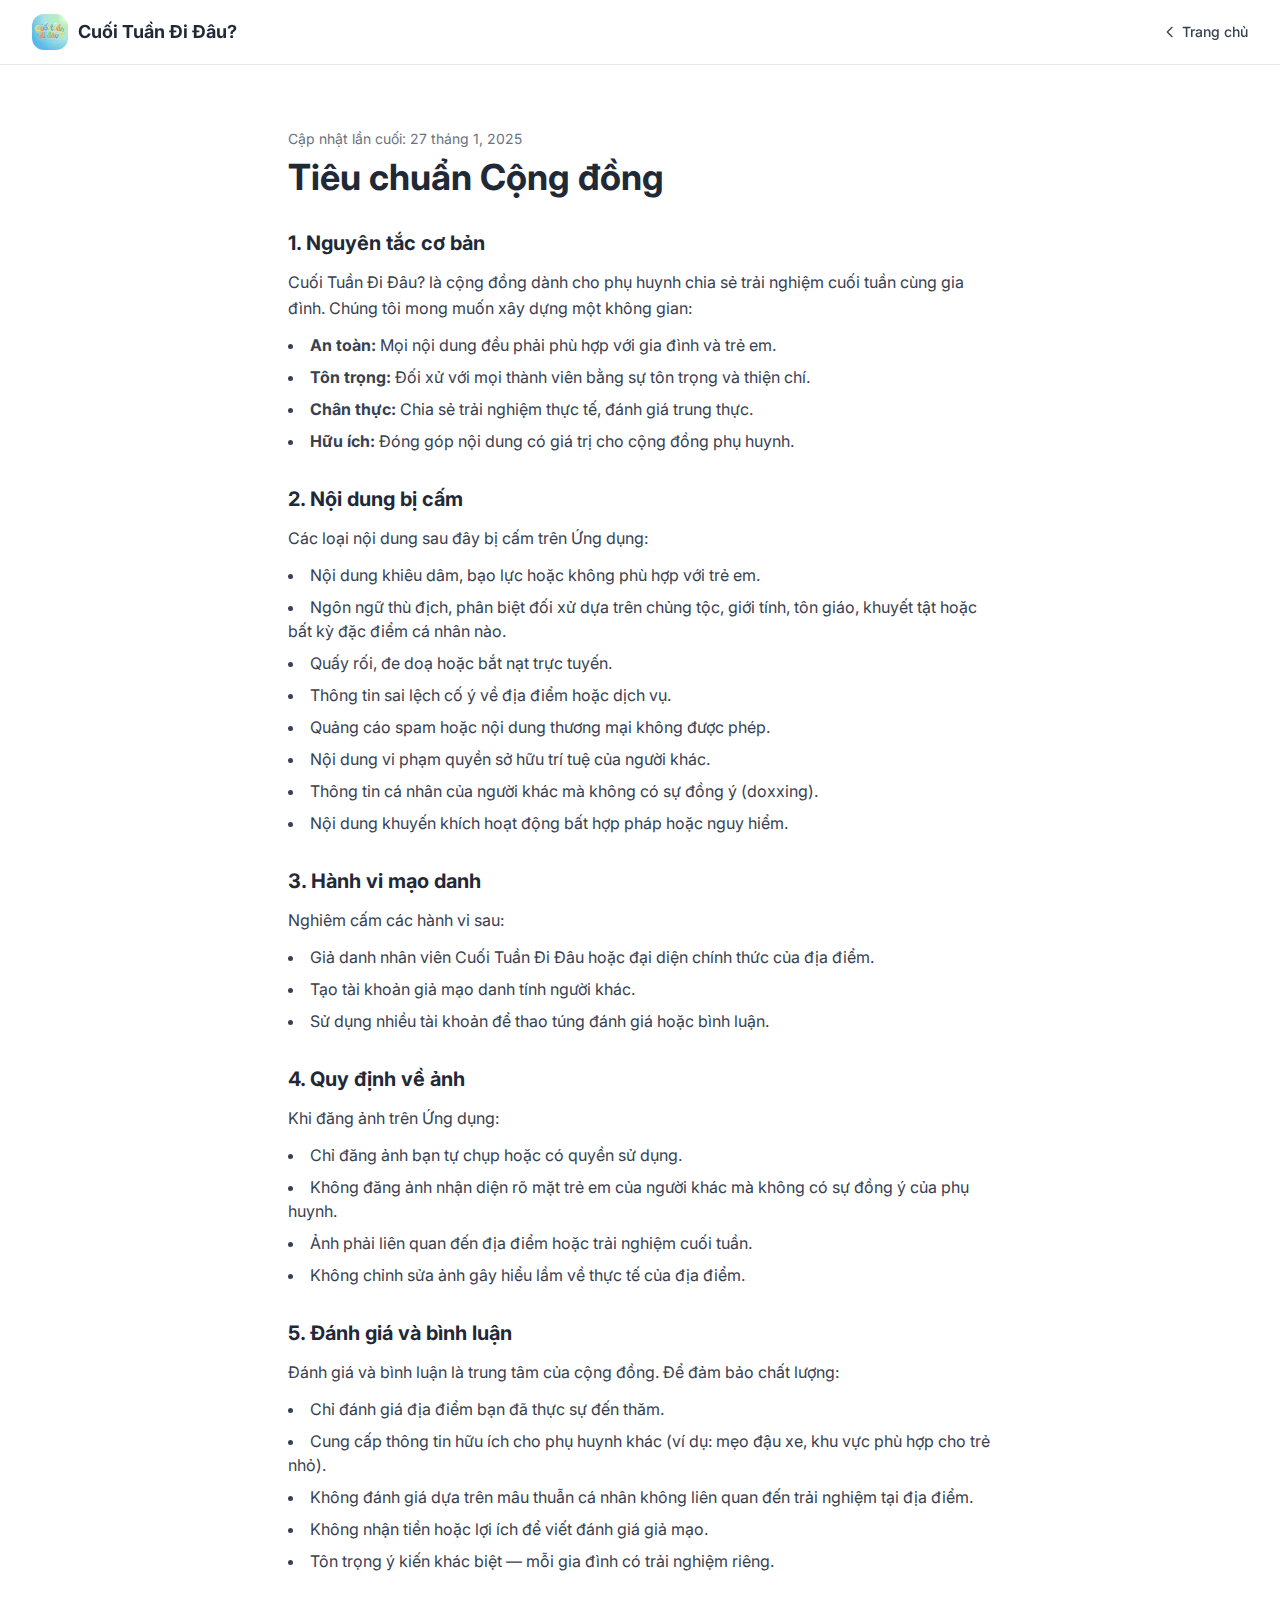
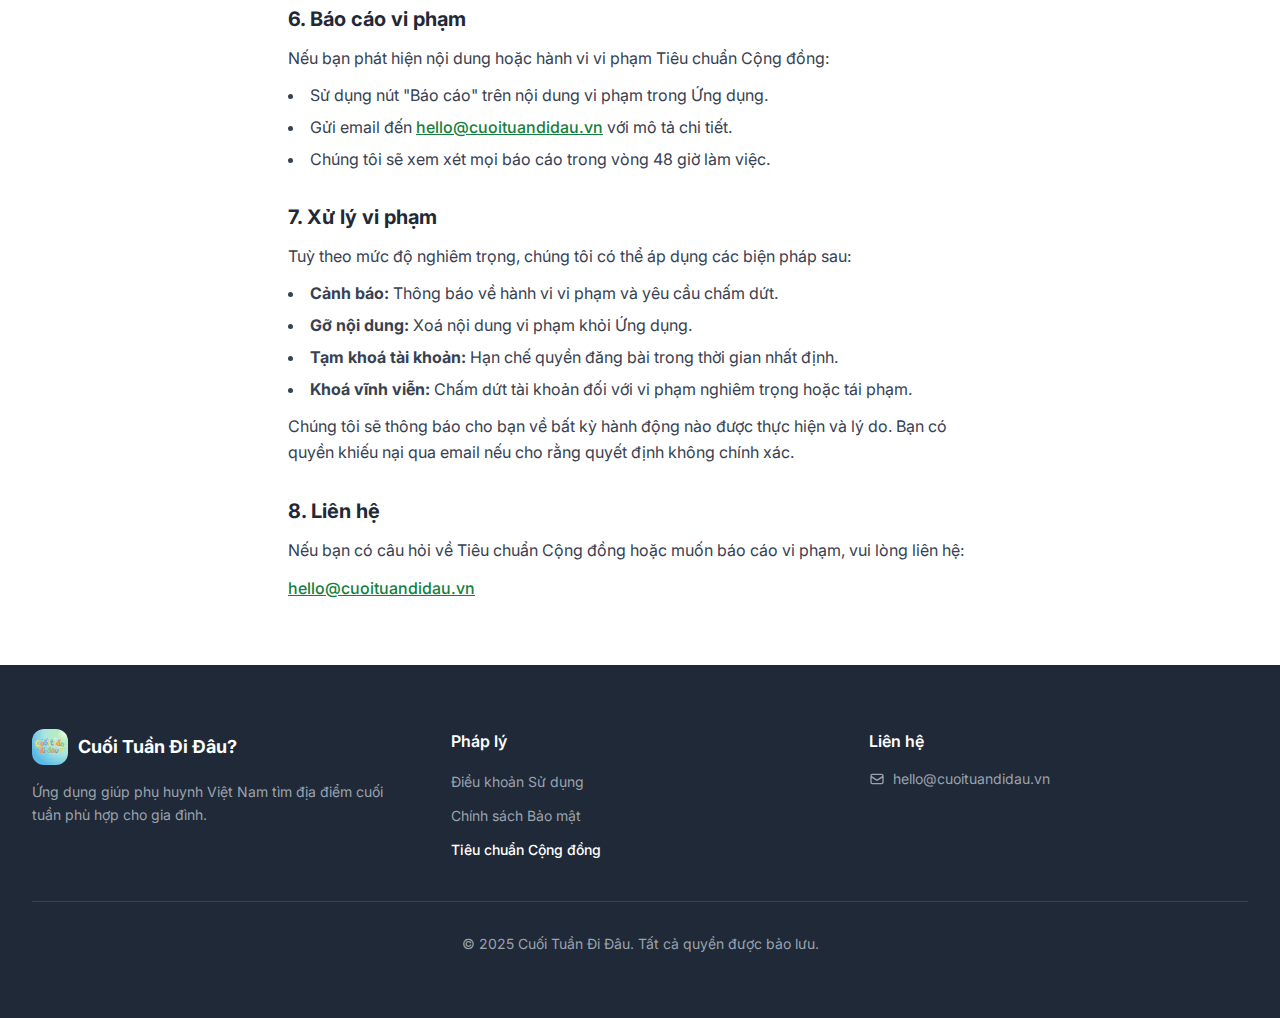
<file: community-standards.html>
<!DOCTYPE html>
<html lang="vi">
<head>
  <meta charset="UTF-8">
  <meta name="viewport" content="width=device-width, initial-scale=1.0">
  <title>Tiêu chuẩn Cộng đồng - Cuối Tuần Đi Đâu?</title>
  <meta name="description" content="Tiêu chuẩn cộng đồng của Cuối Tuần Đi Đâu — nguyên tắc an toàn, tôn trọng và chân thực cho phụ huynh chia sẻ trải nghiệm cuối tuần cùng gia đình trên ứng dụng.">
  <link rel="canonical" href="https://cuoituandidau.vn/community-standards.html" />

  <!-- Open Graph -->
  <meta property="og:title" content="Tiêu chuẩn Cộng đồng - Cuối Tuần Đi Đâu?" />
  <meta property="og:description" content="Nguyên tắc an toàn, tôn trọng và chân thực cho phụ huynh chia sẻ trải nghiệm cuối tuần cùng gia đình trên ứng dụng." />
  <meta property="og:type" content="website" />
  <meta property="og:locale" content="vi_VN" />
  <meta property="og:url" content="https://cuoituandidau.vn/community-standards.html" />
  <meta property="og:image" content="https://cuoituandidau.vn/assets/images/hero-banner-desktop.png" />

  <!-- Twitter Card -->
  <meta name="twitter:card" content="summary" />
  <meta name="twitter:title" content="Tiêu chuẩn Cộng đồng - Cuối Tuần Đi Đâu?" />
  <meta name="twitter:description" content="Nguyên tắc an toàn, tôn trọng và chân thực cho phụ huynh chia sẻ trải nghiệm cuối tuần cùng gia đình trên ứng dụng." />
  <meta name="twitter:image" content="https://cuoituandidau.vn/assets/images/hero-banner-desktop.png" />

  <link rel="icon" type="image/png" href="assets/images/favicon.png">
  <link rel="preconnect" href="https://fonts.googleapis.com">
  <link rel="preconnect" href="https://fonts.gstatic.com" crossorigin>
  <link rel="preload" as="style" href="https://fonts.googleapis.com/css2?family=Inter:wght@400;500;600;700&display=swap">
  <link href="https://fonts.googleapis.com/css2?family=Inter:wght@400;500;600;700&display=swap" rel="stylesheet">
  <link rel="stylesheet" href="assets/css/styles.css" />
  <!-- JSON-LD -->
  <script type="application/ld+json">
    {
      "@context": "https://schema.org",
      "@graph": [
        {
          "@type": "WebPage",
          "name": "Tiêu chuẩn Cộng đồng - Cuối Tuần Đi Đâu?",
          "url": "https://cuoituandidau.vn/community-standards.html",
          "description": "Tiêu chuẩn cộng đồng của Cuối Tuần Đi Đâu — nguyên tắc an toàn, tôn trọng và chân thực cho phụ huynh chia sẻ trải nghiệm cuối tuần.",
          "inLanguage": "vi"
        },
        {
          "@type": "BreadcrumbList",
          "itemListElement": [
            {
              "@type": "ListItem",
              "position": 1,
              "name": "Trang chủ",
              "item": "https://cuoituandidau.vn/"
            },
            {
              "@type": "ListItem",
              "position": 2,
              "name": "Tiêu chuẩn Cộng đồng"
            }
          ]
        }
      ]
    }
  </script>

</head>
<body class="bg-white text-text-primary antialiased">

  <!-- Navigation -->
  <nav class="sticky top-0 z-50 bg-white/95 backdrop-blur-sm border-b border-border-default">
    <div class="max-w-7xl mx-auto px-4 sm:px-6 lg:px-8">
      <div class="flex items-center justify-between h-16">
        <a href="index.html" class="flex items-center gap-2.5">
          <picture>
            <source srcset="assets/images/app-icon-72.webp" type="image/webp">
            <img src="assets/images/app-icon-72.png" alt="Cuối Tuần Đi Đâu" width="72" height="72" class="w-9 h-9 rounded-xl">
          </picture>
          <span class="text-lg font-bold text-text-primary">Cuối Tuần Đi Đâu?</span>
        </a>
        <a href="index.html" class="text-sm font-medium text-text-secondary hover:text-text-primary transition-colors flex items-center gap-1">
          <svg class="w-4 h-4" fill="none" stroke="currentColor" stroke-width="2" viewBox="0 0 24 24" aria-hidden="true">
            <path stroke-linecap="round" stroke-linejoin="round" d="M15 19l-7-7 7-7"/>
          </svg>
          Trang chủ
        </a>
      </div>
    </div>
  </nav>

  <!-- Content -->
  <main class="max-w-3xl mx-auto px-4 sm:px-6 lg:px-8 py-12 lg:py-16">
    <p class="text-sm text-text-tertiary mb-2">Cập nhật lần cuối: 27 tháng 1, 2025</p>
    <h1 class="text-3xl lg:text-4xl font-bold text-text-primary mb-8">Tiêu chuẩn Cộng đồng</h1>

    <div class="prose prose-gray max-w-none space-y-8">
      <!-- 1. Nguyên tắc cơ bản -->
      <section>
        <h2 class="text-xl font-bold text-text-primary mb-3">1. Nguyên tắc cơ bản</h2>
        <p class="text-text-secondary leading-relaxed">Cuối Tuần Đi Đâu? là cộng đồng dành cho phụ huynh chia sẻ trải nghiệm cuối tuần cùng gia đình. Chúng tôi mong muốn xây dựng một không gian:</p>
        <ul class="list-disc list-inside text-text-secondary mt-3 space-y-2">
          <li><strong>An toàn:</strong> Mọi nội dung đều phải phù hợp với gia đình và trẻ em.</li>
          <li><strong>Tôn trọng:</strong> Đối xử với mọi thành viên bằng sự tôn trọng và thiện chí.</li>
          <li><strong>Chân thực:</strong> Chia sẻ trải nghiệm thực tế, đánh giá trung thực.</li>
          <li><strong>Hữu ích:</strong> Đóng góp nội dung có giá trị cho cộng đồng phụ huynh.</li>
        </ul>
      </section>

      <!-- 2. Nội dung bị cấm -->
      <section>
        <h2 class="text-xl font-bold text-text-primary mb-3">2. Nội dung bị cấm</h2>
        <p class="text-text-secondary leading-relaxed">Các loại nội dung sau đây bị cấm trên Ứng dụng:</p>
        <ul class="list-disc list-inside text-text-secondary mt-3 space-y-2">
          <li>Nội dung khiêu dâm, bạo lực hoặc không phù hợp với trẻ em.</li>
          <li>Ngôn ngữ thù địch, phân biệt đối xử dựa trên chủng tộc, giới tính, tôn giáo, khuyết tật hoặc bất kỳ đặc điểm cá nhân nào.</li>
          <li>Quấy rối, đe doạ hoặc bắt nạt trực tuyến.</li>
          <li>Thông tin sai lệch cố ý về địa điểm hoặc dịch vụ.</li>
          <li>Quảng cáo spam hoặc nội dung thương mại không được phép.</li>
          <li>Nội dung vi phạm quyền sở hữu trí tuệ của người khác.</li>
          <li>Thông tin cá nhân của người khác mà không có sự đồng ý (doxxing).</li>
          <li>Nội dung khuyến khích hoạt động bất hợp pháp hoặc nguy hiểm.</li>
        </ul>
      </section>

      <!-- 3. Hành vi mạo danh -->
      <section>
        <h2 class="text-xl font-bold text-text-primary mb-3">3. Hành vi mạo danh</h2>
        <p class="text-text-secondary leading-relaxed">Nghiêm cấm các hành vi sau:</p>
        <ul class="list-disc list-inside text-text-secondary mt-3 space-y-2">
          <li>Giả danh nhân viên Cuối Tuần Đi Đâu hoặc đại diện chính thức của địa điểm.</li>
          <li>Tạo tài khoản giả mạo danh tính người khác.</li>
          <li>Sử dụng nhiều tài khoản để thao túng đánh giá hoặc bình luận.</li>
        </ul>
      </section>

      <!-- 4. Quy định về ảnh -->
      <section>
        <h2 class="text-xl font-bold text-text-primary mb-3">4. Quy định về ảnh</h2>
        <p class="text-text-secondary leading-relaxed">Khi đăng ảnh trên Ứng dụng:</p>
        <ul class="list-disc list-inside text-text-secondary mt-3 space-y-2">
          <li>Chỉ đăng ảnh bạn tự chụp hoặc có quyền sử dụng.</li>
          <li>Không đăng ảnh nhận diện rõ mặt trẻ em của người khác mà không có sự đồng ý của phụ huynh.</li>
          <li>Ảnh phải liên quan đến địa điểm hoặc trải nghiệm cuối tuần.</li>
          <li>Không chỉnh sửa ảnh gây hiểu lầm về thực tế của địa điểm.</li>
        </ul>
      </section>

      <!-- 5. Đánh giá và bình luận -->
      <section>
        <h2 class="text-xl font-bold text-text-primary mb-3">5. Đánh giá và bình luận</h2>
        <p class="text-text-secondary leading-relaxed">Đánh giá và bình luận là trung tâm của cộng đồng. Để đảm bảo chất lượng:</p>
        <ul class="list-disc list-inside text-text-secondary mt-3 space-y-2">
          <li>Chỉ đánh giá địa điểm bạn đã thực sự đến thăm.</li>
          <li>Cung cấp thông tin hữu ích cho phụ huynh khác (ví dụ: mẹo đậu xe, khu vực phù hợp cho trẻ nhỏ).</li>
          <li>Không đánh giá dựa trên mâu thuẫn cá nhân không liên quan đến trải nghiệm tại địa điểm.</li>
          <li>Không nhận tiền hoặc lợi ích để viết đánh giá giả mạo.</li>
          <li>Tôn trọng ý kiến khác biệt — mỗi gia đình có trải nghiệm riêng.</li>
        </ul>
      </section>

      <!-- 6. Báo cáo vi phạm -->
      <section>
        <h2 class="text-xl font-bold text-text-primary mb-3">6. Báo cáo vi phạm</h2>
        <p class="text-text-secondary leading-relaxed">Nếu bạn phát hiện nội dung hoặc hành vi vi phạm Tiêu chuẩn Cộng đồng:</p>
        <ul class="list-disc list-inside text-text-secondary mt-3 space-y-2">
          <li>Sử dụng nút "Báo cáo" trên nội dung vi phạm trong Ứng dụng.</li>
          <li>Gửi email đến <a href="mailto:hello@cuoituandidau.vn" class="text-[#15803d] hover:text-[#166534] font-medium underline">hello@cuoituandidau.vn</a> với mô tả chi tiết.</li>
          <li>Chúng tôi sẽ xem xét mọi báo cáo trong vòng 48 giờ làm việc.</li>
        </ul>
      </section>

      <!-- 7. Xử lý vi phạm -->
      <section>
        <h2 class="text-xl font-bold text-text-primary mb-3">7. Xử lý vi phạm</h2>
        <p class="text-text-secondary leading-relaxed">Tuỳ theo mức độ nghiêm trọng, chúng tôi có thể áp dụng các biện pháp sau:</p>
        <ul class="list-disc list-inside text-text-secondary mt-3 space-y-2">
          <li><strong>Cảnh báo:</strong> Thông báo về hành vi vi phạm và yêu cầu chấm dứt.</li>
          <li><strong>Gỡ nội dung:</strong> Xoá nội dung vi phạm khỏi Ứng dụng.</li>
          <li><strong>Tạm khoá tài khoản:</strong> Hạn chế quyền đăng bài trong thời gian nhất định.</li>
          <li><strong>Khoá vĩnh viễn:</strong> Chấm dứt tài khoản đối với vi phạm nghiêm trọng hoặc tái phạm.</li>
        </ul>
        <p class="text-text-secondary leading-relaxed mt-3">Chúng tôi sẽ thông báo cho bạn về bất kỳ hành động nào được thực hiện và lý do. Bạn có quyền khiếu nại qua email nếu cho rằng quyết định không chính xác.</p>
      </section>

      <!-- 8. Liên hệ -->
      <section>
        <h2 class="text-xl font-bold text-text-primary mb-3">8. Liên hệ</h2>
        <p class="text-text-secondary leading-relaxed">Nếu bạn có câu hỏi về Tiêu chuẩn Cộng đồng hoặc muốn báo cáo vi phạm, vui lòng liên hệ:</p>
        <p class="text-text-secondary leading-relaxed mt-3">
          <a href="mailto:hello@cuoituandidau.vn" class="text-[#15803d] hover:text-[#166534] font-medium underline">hello@cuoituandidau.vn</a>
        </p>
      </section>
    </div>
  </main>

  <!-- Footer -->
  <footer class="bg-footer-bg text-white">
    <div class="max-w-7xl mx-auto px-4 sm:px-6 lg:px-8 py-12 lg:py-16">
      <div class="grid grid-cols-1 md:grid-cols-3 gap-10">
        <div>
          <div class="flex items-center gap-2.5 mb-4">
            <picture>
              <source srcset="assets/images/app-icon-72.webp" type="image/webp">
              <img src="assets/images/app-icon-72.png" alt="Cuối Tuần Đi Đâu" width="72" height="72" loading="lazy" class="w-9 h-9 rounded-xl">
            </picture>
            <span class="text-lg font-bold">Cuối Tuần Đi Đâu?</span>
          </div>
          <p class="text-gray-400 text-sm leading-relaxed">Ứng dụng giúp phụ huynh Việt Nam tìm địa điểm cuối tuần phù hợp cho gia đình.</p>
        </div>
        <div>
          <h3 class="font-semibold mb-4">Pháp lý</h4>
          <ul class="space-y-2.5">
            <li><a href="terms.html" class="text-gray-400 hover:text-white transition-colors text-sm">Điều khoản Sử dụng</a></li>
            <li><a href="privacy.html" class="text-gray-400 hover:text-white transition-colors text-sm">Chính sách Bảo mật</a></li>
            <li><a href="community-standards.html" class="text-white font-medium text-sm">Tiêu chuẩn Cộng đồng</a></li>
          </ul>
        </div>
        <div>
          <h3 class="font-semibold mb-4">Liên hệ</h4>
          <a href="mailto:hello@cuoituandidau.vn" class="text-gray-400 hover:text-white transition-colors text-sm flex items-center gap-2">
            <svg class="w-4 h-4" fill="none" stroke="currentColor" stroke-width="2" viewBox="0 0 24 24" aria-hidden="true">
              <path stroke-linecap="round" stroke-linejoin="round" d="M3 8l7.89 5.26a2 2 0 002.22 0L21 8M5 19h14a2 2 0 002-2V7a2 2 0 00-2-2H5a2 2 0 00-2 2v10a2 2 0 002 2z"/>
            </svg>
            hello@cuoituandidau.vn
          </a>
        </div>
      </div>
      <div class="border-t border-gray-700 mt-10 pt-8 text-center">
        <p class="text-gray-400 text-sm">&copy; 2025 Cuối Tuần Đi Đâu. Tất cả quyền được bảo lưu.</p>
      </div>
    </div>
  </footer>
</body>
</html>
</file>
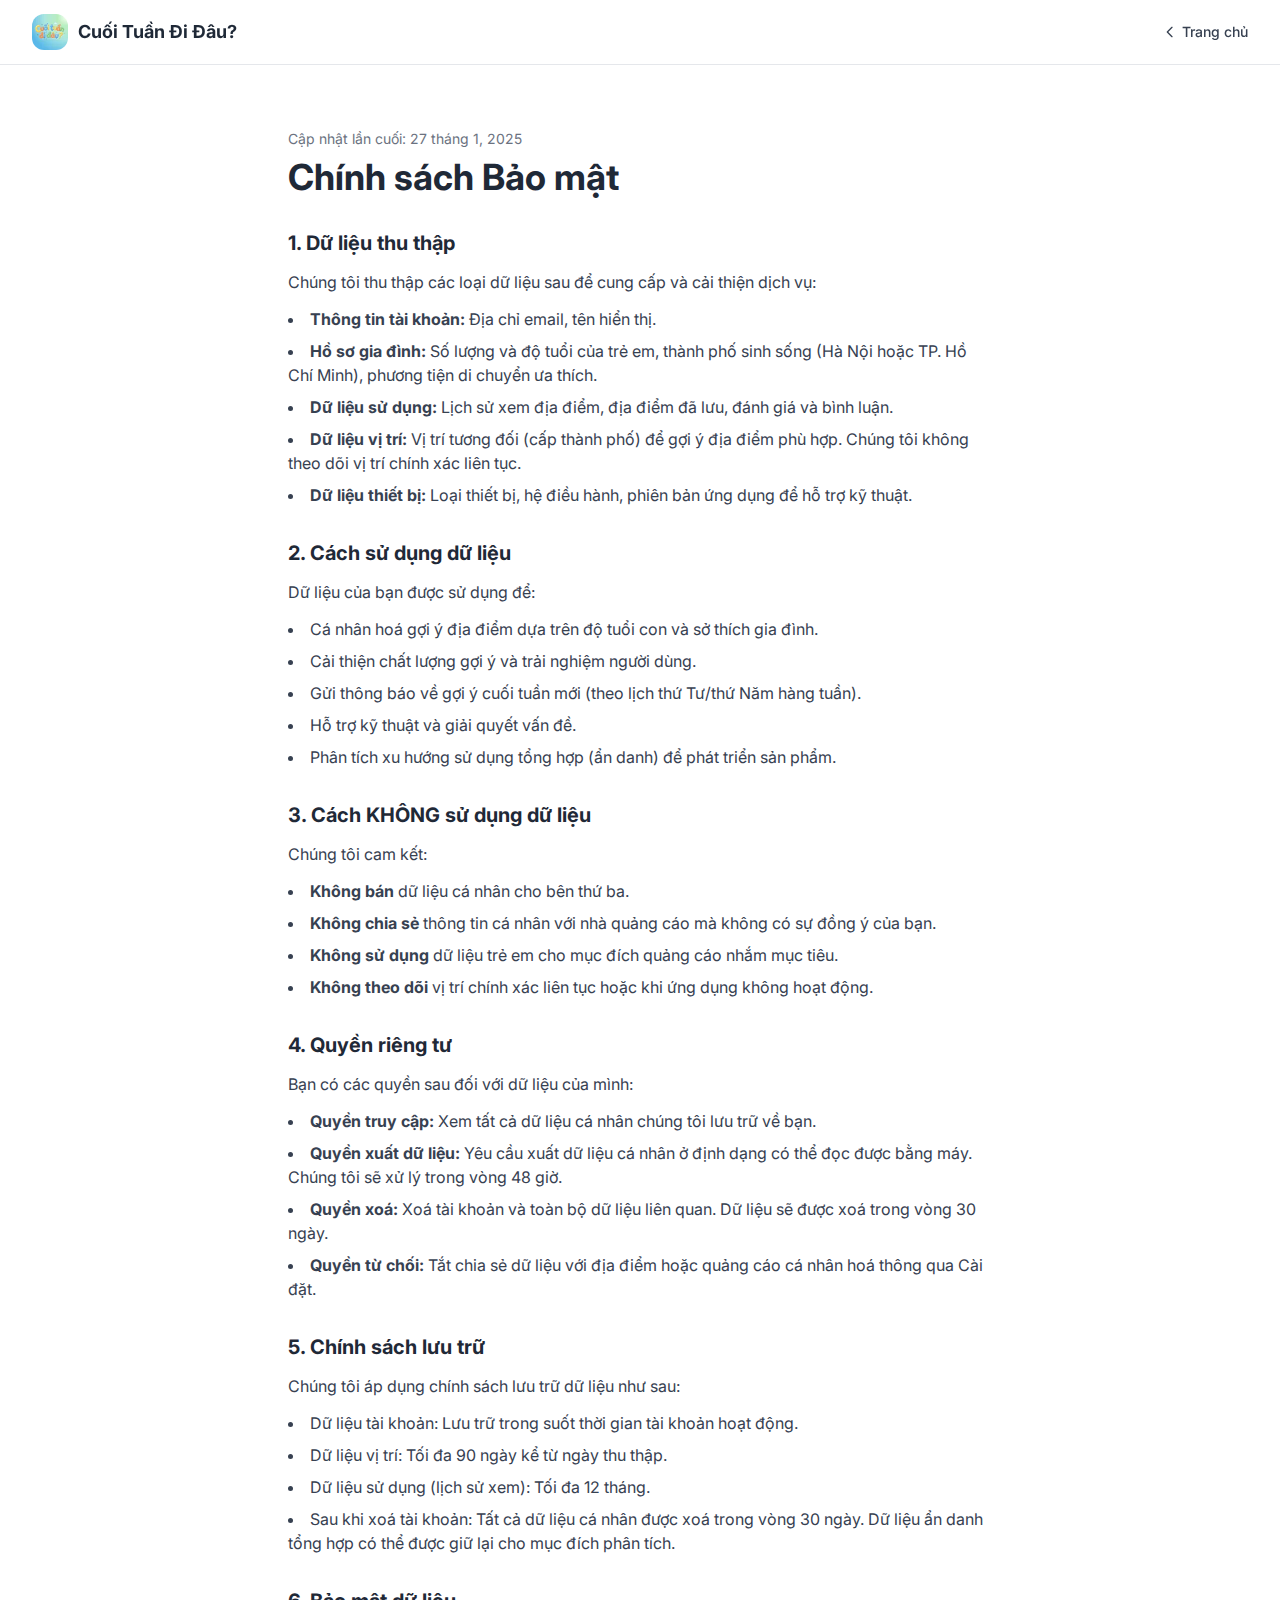
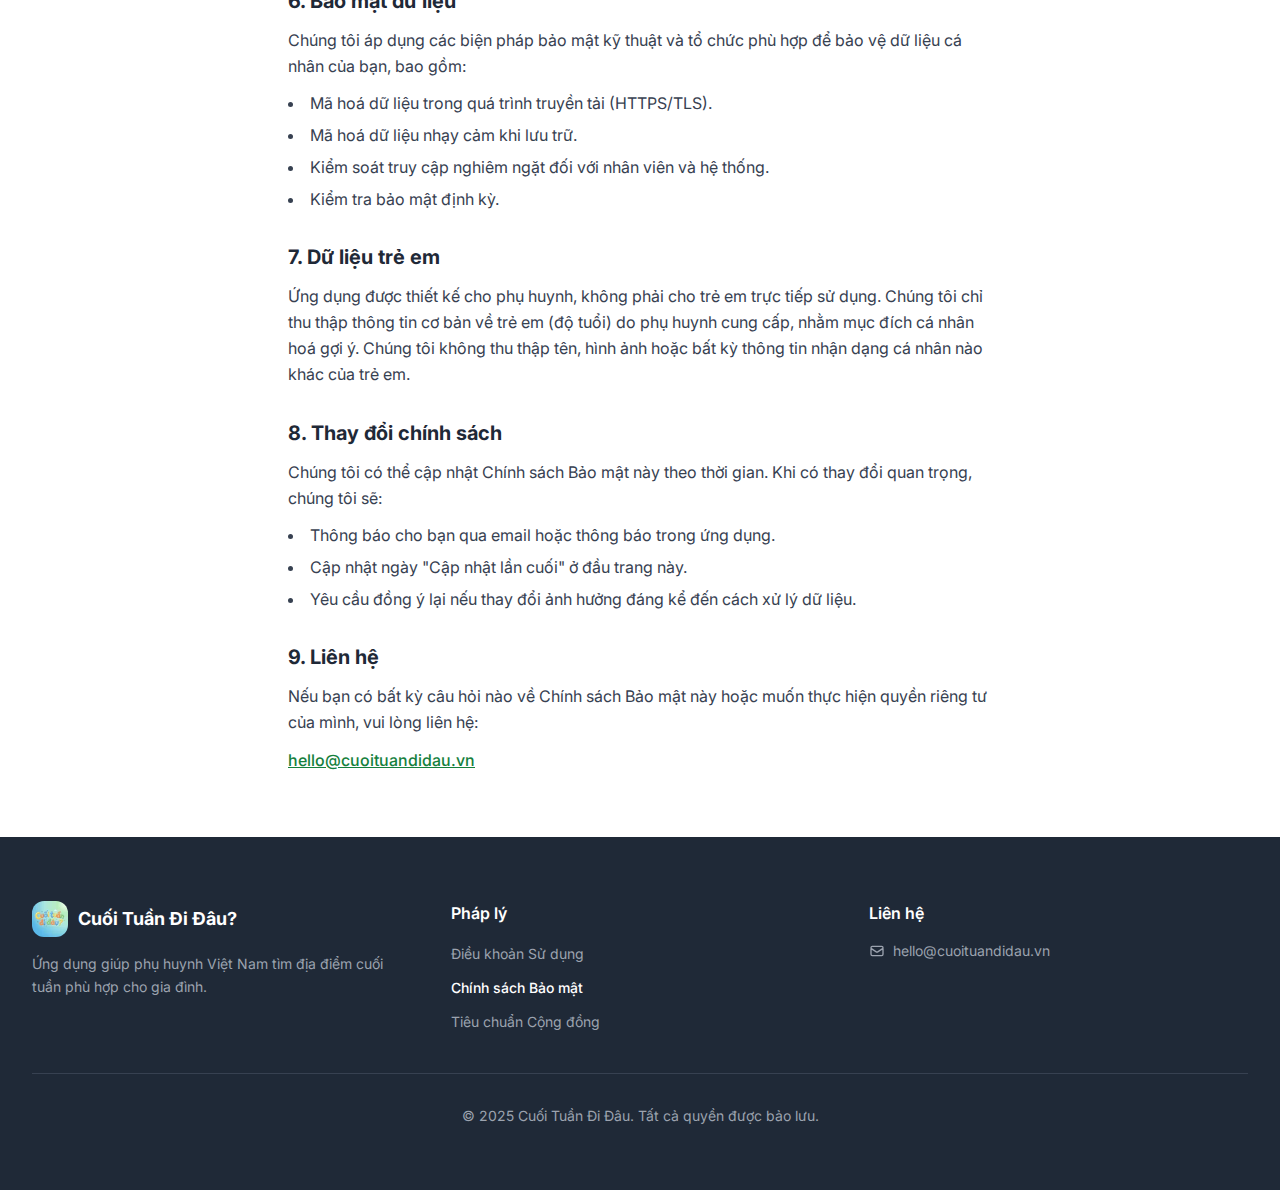
<file: privacy.html>
<!DOCTYPE html>
<html lang="vi">
<head>
  <meta charset="UTF-8">
  <meta name="viewport" content="width=device-width, initial-scale=1.0">
  <title>Chính sách Bảo mật - Cuối Tuần Đi Đâu?</title>
  <meta name="description" content="Chính sách bảo mật của Cuối Tuần Đi Đâu — tìm hiểu cách chúng tôi thu thập, sử dụng và bảo vệ dữ liệu cá nhân của bạn và gia đình khi sử dụng ứng dụng gợi ý cuối tuần.">
  <link rel="canonical" href="https://cuoituandidau.vn/privacy.html" />

  <!-- Open Graph -->
  <meta property="og:title" content="Chính sách Bảo mật - Cuối Tuần Đi Đâu?" />
  <meta property="og:description" content="Tìm hiểu cách chúng tôi thu thập, sử dụng và bảo vệ dữ liệu cá nhân của bạn và gia đình khi sử dụng ứng dụng gợi ý cuối tuần." />
  <meta property="og:type" content="website" />
  <meta property="og:locale" content="vi_VN" />
  <meta property="og:url" content="https://cuoituandidau.vn/privacy.html" />
  <meta property="og:image" content="https://cuoituandidau.vn/assets/images/hero-banner-desktop.png" />

  <!-- Twitter Card -->
  <meta name="twitter:card" content="summary" />
  <meta name="twitter:title" content="Chính sách Bảo mật - Cuối Tuần Đi Đâu?" />
  <meta name="twitter:description" content="Tìm hiểu cách chúng tôi thu thập, sử dụng và bảo vệ dữ liệu cá nhân của bạn và gia đình khi sử dụng ứng dụng gợi ý cuối tuần." />
  <meta name="twitter:image" content="https://cuoituandidau.vn/assets/images/hero-banner-desktop.png" />

  <link rel="icon" type="image/png" href="assets/images/favicon.png">
  <link rel="preconnect" href="https://fonts.googleapis.com">
  <link rel="preconnect" href="https://fonts.gstatic.com" crossorigin>
  <link rel="preload" as="style" href="https://fonts.googleapis.com/css2?family=Inter:wght@400;500;600;700&display=swap">
  <link href="https://fonts.googleapis.com/css2?family=Inter:wght@400;500;600;700&display=swap" rel="stylesheet">
  <link rel="stylesheet" href="assets/css/styles.css" />
  <!-- JSON-LD -->
  <script type="application/ld+json">
    {
      "@context": "https://schema.org",
      "@graph": [
        {
          "@type": "WebPage",
          "name": "Chính sách Bảo mật - Cuối Tuần Đi Đâu?",
          "url": "https://cuoituandidau.vn/privacy.html",
          "description": "Chính sách bảo mật của Cuối Tuần Đi Đâu — tìm hiểu cách chúng tôi thu thập, sử dụng và bảo vệ dữ liệu cá nhân của bạn và gia đình.",
          "inLanguage": "vi"
        },
        {
          "@type": "BreadcrumbList",
          "itemListElement": [
            {
              "@type": "ListItem",
              "position": 1,
              "name": "Trang chủ",
              "item": "https://cuoituandidau.vn/"
            },
            {
              "@type": "ListItem",
              "position": 2,
              "name": "Chính sách Bảo mật"
            }
          ]
        }
      ]
    }
  </script>

</head>
<body class="bg-white text-text-primary antialiased">

  <!-- Navigation -->
  <nav class="sticky top-0 z-50 bg-white/95 backdrop-blur-sm border-b border-border-default">
    <div class="max-w-7xl mx-auto px-4 sm:px-6 lg:px-8">
      <div class="flex items-center justify-between h-16">
        <a href="index.html" class="flex items-center gap-2.5">
          <picture>
            <source srcset="assets/images/app-icon-72.webp" type="image/webp">
            <img src="assets/images/app-icon-72.png" alt="Cuối Tuần Đi Đâu" width="72" height="72" class="w-9 h-9 rounded-xl">
          </picture>
          <span class="text-lg font-bold text-text-primary">Cuối Tuần Đi Đâu?</span>
        </a>
        <a href="index.html" class="text-sm font-medium text-text-secondary hover:text-text-primary transition-colors flex items-center gap-1">
          <svg class="w-4 h-4" fill="none" stroke="currentColor" stroke-width="2" viewBox="0 0 24 24" aria-hidden="true">
            <path stroke-linecap="round" stroke-linejoin="round" d="M15 19l-7-7 7-7"/>
          </svg>
          Trang chủ
        </a>
      </div>
    </div>
  </nav>

  <!-- Content -->
  <main class="max-w-3xl mx-auto px-4 sm:px-6 lg:px-8 py-12 lg:py-16">
    <p class="text-sm text-text-tertiary mb-2">Cập nhật lần cuối: 27 tháng 1, 2025</p>
    <h1 class="text-3xl lg:text-4xl font-bold text-text-primary mb-8">Chính sách Bảo mật</h1>

    <div class="prose prose-gray max-w-none space-y-8">
      <!-- 1. Dữ liệu thu thập -->
      <section>
        <h2 class="text-xl font-bold text-text-primary mb-3">1. Dữ liệu thu thập</h2>
        <p class="text-text-secondary leading-relaxed">Chúng tôi thu thập các loại dữ liệu sau để cung cấp và cải thiện dịch vụ:</p>
        <ul class="list-disc list-inside text-text-secondary mt-3 space-y-2">
          <li><strong>Thông tin tài khoản:</strong> Địa chỉ email, tên hiển thị.</li>
          <li><strong>Hồ sơ gia đình:</strong> Số lượng và độ tuổi của trẻ em, thành phố sinh sống (Hà Nội hoặc TP. Hồ Chí Minh), phương tiện di chuyển ưa thích.</li>
          <li><strong>Dữ liệu sử dụng:</strong> Lịch sử xem địa điểm, địa điểm đã lưu, đánh giá và bình luận.</li>
          <li><strong>Dữ liệu vị trí:</strong> Vị trí tương đối (cấp thành phố) để gợi ý địa điểm phù hợp. Chúng tôi không theo dõi vị trí chính xác liên tục.</li>
          <li><strong>Dữ liệu thiết bị:</strong> Loại thiết bị, hệ điều hành, phiên bản ứng dụng để hỗ trợ kỹ thuật.</li>
        </ul>
      </section>

      <!-- 2. Cách sử dụng dữ liệu -->
      <section>
        <h2 class="text-xl font-bold text-text-primary mb-3">2. Cách sử dụng dữ liệu</h2>
        <p class="text-text-secondary leading-relaxed">Dữ liệu của bạn được sử dụng để:</p>
        <ul class="list-disc list-inside text-text-secondary mt-3 space-y-2">
          <li>Cá nhân hoá gợi ý địa điểm dựa trên độ tuổi con và sở thích gia đình.</li>
          <li>Cải thiện chất lượng gợi ý và trải nghiệm người dùng.</li>
          <li>Gửi thông báo về gợi ý cuối tuần mới (theo lịch thứ Tư/thứ Năm hàng tuần).</li>
          <li>Hỗ trợ kỹ thuật và giải quyết vấn đề.</li>
          <li>Phân tích xu hướng sử dụng tổng hợp (ẩn danh) để phát triển sản phẩm.</li>
        </ul>
      </section>

      <!-- 3. Cách KHÔNG sử dụng dữ liệu -->
      <section>
        <h2 class="text-xl font-bold text-text-primary mb-3">3. Cách KHÔNG sử dụng dữ liệu</h2>
        <p class="text-text-secondary leading-relaxed">Chúng tôi cam kết:</p>
        <ul class="list-disc list-inside text-text-secondary mt-3 space-y-2">
          <li><strong>Không bán</strong> dữ liệu cá nhân cho bên thứ ba.</li>
          <li><strong>Không chia sẻ</strong> thông tin cá nhân với nhà quảng cáo mà không có sự đồng ý của bạn.</li>
          <li><strong>Không sử dụng</strong> dữ liệu trẻ em cho mục đích quảng cáo nhắm mục tiêu.</li>
          <li><strong>Không theo dõi</strong> vị trí chính xác liên tục hoặc khi ứng dụng không hoạt động.</li>
        </ul>
      </section>

      <!-- 4. Quyền riêng tư -->
      <section>
        <h2 class="text-xl font-bold text-text-primary mb-3">4. Quyền riêng tư</h2>
        <p class="text-text-secondary leading-relaxed">Bạn có các quyền sau đối với dữ liệu của mình:</p>
        <ul class="list-disc list-inside text-text-secondary mt-3 space-y-2">
          <li><strong>Quyền truy cập:</strong> Xem tất cả dữ liệu cá nhân chúng tôi lưu trữ về bạn.</li>
          <li><strong>Quyền xuất dữ liệu:</strong> Yêu cầu xuất dữ liệu cá nhân ở định dạng có thể đọc được bằng máy. Chúng tôi sẽ xử lý trong vòng 48 giờ.</li>
          <li><strong>Quyền xoá:</strong> Xoá tài khoản và toàn bộ dữ liệu liên quan. Dữ liệu sẽ được xoá trong vòng 30 ngày.</li>
          <li><strong>Quyền từ chối:</strong> Tắt chia sẻ dữ liệu với địa điểm hoặc quảng cáo cá nhân hoá thông qua Cài đặt.</li>
        </ul>
      </section>

      <!-- 5. Chính sách lưu trữ -->
      <section>
        <h2 class="text-xl font-bold text-text-primary mb-3">5. Chính sách lưu trữ</h2>
        <p class="text-text-secondary leading-relaxed">Chúng tôi áp dụng chính sách lưu trữ dữ liệu như sau:</p>
        <ul class="list-disc list-inside text-text-secondary mt-3 space-y-2">
          <li>Dữ liệu tài khoản: Lưu trữ trong suốt thời gian tài khoản hoạt động.</li>
          <li>Dữ liệu vị trí: Tối đa 90 ngày kể từ ngày thu thập.</li>
          <li>Dữ liệu sử dụng (lịch sử xem): Tối đa 12 tháng.</li>
          <li>Sau khi xoá tài khoản: Tất cả dữ liệu cá nhân được xoá trong vòng 30 ngày. Dữ liệu ẩn danh tổng hợp có thể được giữ lại cho mục đích phân tích.</li>
        </ul>
      </section>

      <!-- 6. Bảo mật dữ liệu -->
      <section>
        <h2 class="text-xl font-bold text-text-primary mb-3">6. Bảo mật dữ liệu</h2>
        <p class="text-text-secondary leading-relaxed">Chúng tôi áp dụng các biện pháp bảo mật kỹ thuật và tổ chức phù hợp để bảo vệ dữ liệu cá nhân của bạn, bao gồm:</p>
        <ul class="list-disc list-inside text-text-secondary mt-3 space-y-2">
          <li>Mã hoá dữ liệu trong quá trình truyền tải (HTTPS/TLS).</li>
          <li>Mã hoá dữ liệu nhạy cảm khi lưu trữ.</li>
          <li>Kiểm soát truy cập nghiêm ngặt đối với nhân viên và hệ thống.</li>
          <li>Kiểm tra bảo mật định kỳ.</li>
        </ul>
      </section>

      <!-- 7. Dữ liệu trẻ em -->
      <section>
        <h2 class="text-xl font-bold text-text-primary mb-3">7. Dữ liệu trẻ em</h2>
        <p class="text-text-secondary leading-relaxed">Ứng dụng được thiết kế cho phụ huynh, không phải cho trẻ em trực tiếp sử dụng. Chúng tôi chỉ thu thập thông tin cơ bản về trẻ em (độ tuổi) do phụ huynh cung cấp, nhằm mục đích cá nhân hoá gợi ý. Chúng tôi không thu thập tên, hình ảnh hoặc bất kỳ thông tin nhận dạng cá nhân nào khác của trẻ em.</p>
      </section>

      <!-- 8. Thay đổi chính sách -->
      <section>
        <h2 class="text-xl font-bold text-text-primary mb-3">8. Thay đổi chính sách</h2>
        <p class="text-text-secondary leading-relaxed">Chúng tôi có thể cập nhật Chính sách Bảo mật này theo thời gian. Khi có thay đổi quan trọng, chúng tôi sẽ:</p>
        <ul class="list-disc list-inside text-text-secondary mt-3 space-y-2">
          <li>Thông báo cho bạn qua email hoặc thông báo trong ứng dụng.</li>
          <li>Cập nhật ngày "Cập nhật lần cuối" ở đầu trang này.</li>
          <li>Yêu cầu đồng ý lại nếu thay đổi ảnh hưởng đáng kể đến cách xử lý dữ liệu.</li>
        </ul>
      </section>

      <!-- 9. Liên hệ -->
      <section>
        <h2 class="text-xl font-bold text-text-primary mb-3">9. Liên hệ</h2>
        <p class="text-text-secondary leading-relaxed">Nếu bạn có bất kỳ câu hỏi nào về Chính sách Bảo mật này hoặc muốn thực hiện quyền riêng tư của mình, vui lòng liên hệ:</p>
        <p class="text-text-secondary leading-relaxed mt-3">
          <a href="mailto:hello@cuoituandidau.vn" class="text-[#15803d] hover:text-[#166534] font-medium underline">hello@cuoituandidau.vn</a>
        </p>
      </section>
    </div>
  </main>

  <!-- Footer -->
  <footer class="bg-footer-bg text-white">
    <div class="max-w-7xl mx-auto px-4 sm:px-6 lg:px-8 py-12 lg:py-16">
      <div class="grid grid-cols-1 md:grid-cols-3 gap-10">
        <div>
          <div class="flex items-center gap-2.5 mb-4">
            <picture>
              <source srcset="assets/images/app-icon-72.webp" type="image/webp">
              <img src="assets/images/app-icon-72.png" alt="Cuối Tuần Đi Đâu" width="72" height="72" loading="lazy" class="w-9 h-9 rounded-xl">
            </picture>
            <span class="text-lg font-bold">Cuối Tuần Đi Đâu?</span>
          </div>
          <p class="text-gray-400 text-sm leading-relaxed">Ứng dụng giúp phụ huynh Việt Nam tìm địa điểm cuối tuần phù hợp cho gia đình.</p>
        </div>
        <div>
          <h3 class="font-semibold mb-4">Pháp lý</h4>
          <ul class="space-y-2.5">
            <li><a href="terms.html" class="text-gray-400 hover:text-white transition-colors text-sm">Điều khoản Sử dụng</a></li>
            <li><a href="privacy.html" class="text-white font-medium text-sm">Chính sách Bảo mật</a></li>
            <li><a href="community-standards.html" class="text-gray-400 hover:text-white transition-colors text-sm">Tiêu chuẩn Cộng đồng</a></li>
          </ul>
        </div>
        <div>
          <h3 class="font-semibold mb-4">Liên hệ</h4>
          <a href="mailto:hello@cuoituandidau.vn" class="text-gray-400 hover:text-white transition-colors text-sm flex items-center gap-2">
            <svg class="w-4 h-4" fill="none" stroke="currentColor" stroke-width="2" viewBox="0 0 24 24" aria-hidden="true">
              <path stroke-linecap="round" stroke-linejoin="round" d="M3 8l7.89 5.26a2 2 0 002.22 0L21 8M5 19h14a2 2 0 002-2V7a2 2 0 00-2-2H5a2 2 0 00-2 2v10a2 2 0 002 2z"/>
            </svg>
            hello@cuoituandidau.vn
          </a>
        </div>
      </div>
      <div class="border-t border-gray-700 mt-10 pt-8 text-center">
        <p class="text-gray-400 text-sm">&copy; 2025 Cuối Tuần Đi Đâu. Tất cả quyền được bảo lưu.</p>
      </div>
    </div>
  </footer>
</body>
</html>
</file>
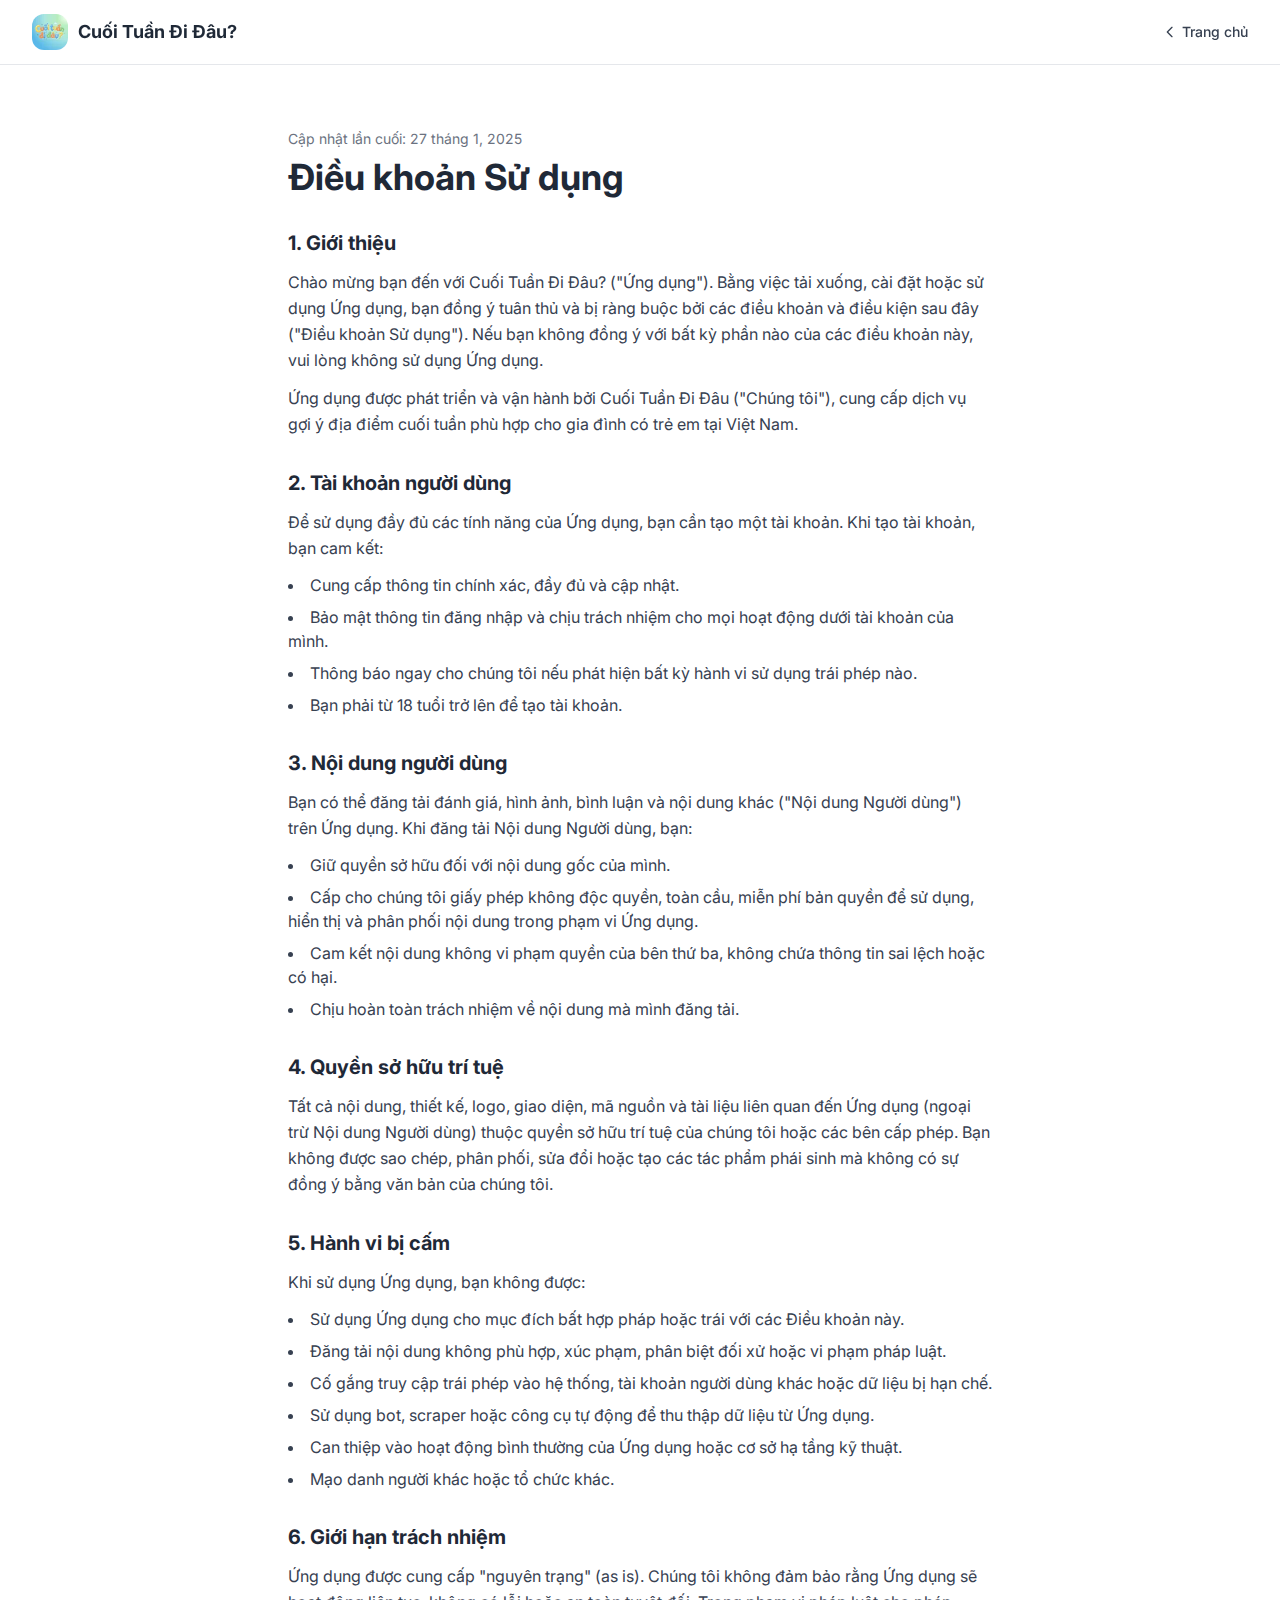
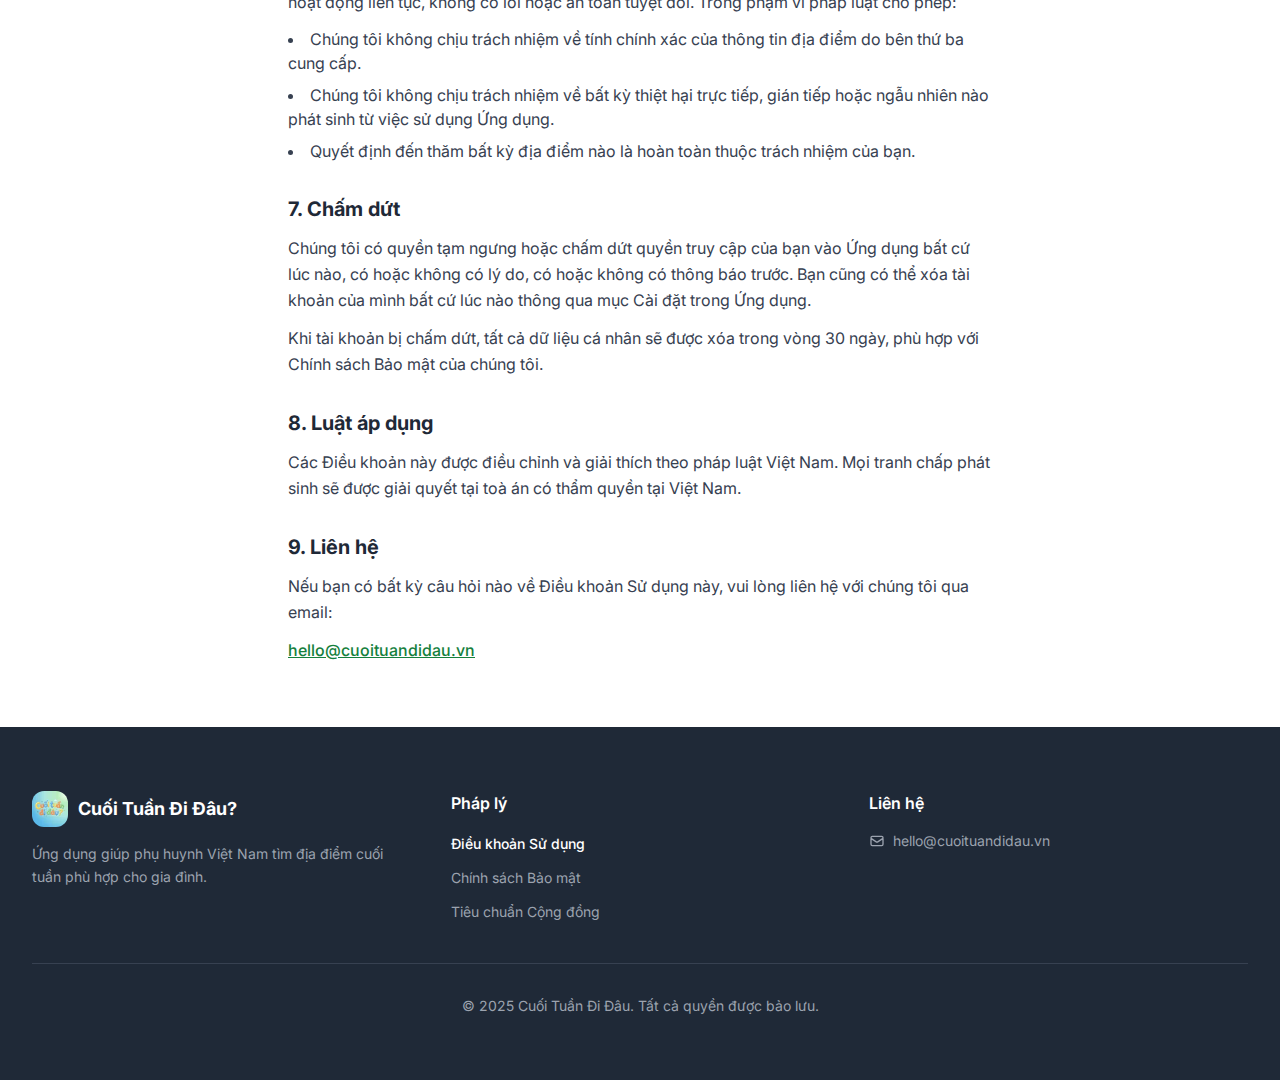
<file: terms.html>
<!DOCTYPE html>
<html lang="vi">
<head>
  <meta charset="UTF-8">
  <meta name="viewport" content="width=device-width, initial-scale=1.0">
  <title>Điều khoản Sử dụng - Cuối Tuần Đi Đâu?</title>
  <meta name="description" content="Điều khoản sử dụng của Cuối Tuần Đi Đâu — quy định về tài khoản, nội dung người dùng, quyền sở hữu trí tuệ và trách nhiệm khi sử dụng ứng dụng gợi ý cuối tuần cho gia đình.">
  <link rel="canonical" href="https://cuoituandidau.vn/terms.html" />

  <!-- Open Graph -->
  <meta property="og:title" content="Điều khoản Sử dụng - Cuối Tuần Đi Đâu?" />
  <meta property="og:description" content="Quy định về tài khoản, nội dung người dùng, quyền sở hữu trí tuệ và trách nhiệm khi sử dụng ứng dụng gợi ý cuối tuần cho gia đình." />
  <meta property="og:type" content="website" />
  <meta property="og:locale" content="vi_VN" />
  <meta property="og:url" content="https://cuoituandidau.vn/terms.html" />
  <meta property="og:image" content="https://cuoituandidau.vn/assets/images/hero-banner-desktop.png" />

  <!-- Twitter Card -->
  <meta name="twitter:card" content="summary" />
  <meta name="twitter:title" content="Điều khoản Sử dụng - Cuối Tuần Đi Đâu?" />
  <meta name="twitter:description" content="Quy định về tài khoản, nội dung người dùng, quyền sở hữu trí tuệ và trách nhiệm khi sử dụng ứng dụng gợi ý cuối tuần cho gia đình." />
  <meta name="twitter:image" content="https://cuoituandidau.vn/assets/images/hero-banner-desktop.png" />

  <link rel="icon" type="image/png" href="assets/images/favicon.png">
  <link rel="preconnect" href="https://fonts.googleapis.com">
  <link rel="preconnect" href="https://fonts.gstatic.com" crossorigin>
  <link rel="preload" as="style" href="https://fonts.googleapis.com/css2?family=Inter:wght@400;500;600;700&display=swap">
  <link href="https://fonts.googleapis.com/css2?family=Inter:wght@400;500;600;700&display=swap" rel="stylesheet">
  <link rel="stylesheet" href="assets/css/styles.css" />
  <!-- JSON-LD -->
  <script type="application/ld+json">
    {
      "@context": "https://schema.org",
      "@graph": [
        {
          "@type": "WebPage",
          "name": "Điều khoản Sử dụng - Cuối Tuần Đi Đâu?",
          "url": "https://cuoituandidau.vn/terms.html",
          "description": "Điều khoản sử dụng của Cuối Tuần Đi Đâu — quy định về tài khoản, nội dung người dùng, quyền sở hữu trí tuệ và trách nhiệm.",
          "inLanguage": "vi"
        },
        {
          "@type": "BreadcrumbList",
          "itemListElement": [
            {
              "@type": "ListItem",
              "position": 1,
              "name": "Trang chủ",
              "item": "https://cuoituandidau.vn/"
            },
            {
              "@type": "ListItem",
              "position": 2,
              "name": "Điều khoản Sử dụng"
            }
          ]
        }
      ]
    }
  </script>

</head>
<body class="bg-white text-text-primary antialiased">

  <!-- Navigation -->
  <nav class="sticky top-0 z-50 bg-white/95 backdrop-blur-sm border-b border-border-default">
    <div class="max-w-7xl mx-auto px-4 sm:px-6 lg:px-8">
      <div class="flex items-center justify-between h-16">
        <a href="index.html" class="flex items-center gap-2.5">
          <picture>
            <source srcset="assets/images/app-icon-72.webp" type="image/webp">
            <img src="assets/images/app-icon-72.png" alt="Cuối Tuần Đi Đâu" width="72" height="72" class="w-9 h-9 rounded-xl">
          </picture>
          <span class="text-lg font-bold text-text-primary">Cuối Tuần Đi Đâu?</span>
        </a>
        <a href="index.html" class="text-sm font-medium text-text-secondary hover:text-text-primary transition-colors flex items-center gap-1">
          <svg class="w-4 h-4" fill="none" stroke="currentColor" stroke-width="2" viewBox="0 0 24 24" aria-hidden="true">
            <path stroke-linecap="round" stroke-linejoin="round" d="M15 19l-7-7 7-7"/>
          </svg>
          Trang chủ
        </a>
      </div>
    </div>
  </nav>

  <!-- Content -->
  <main class="max-w-3xl mx-auto px-4 sm:px-6 lg:px-8 py-12 lg:py-16">
    <p class="text-sm text-text-tertiary mb-2">Cập nhật lần cuối: 27 tháng 1, 2025</p>
    <h1 class="text-3xl lg:text-4xl font-bold text-text-primary mb-8">Điều khoản Sử dụng</h1>

    <div class="prose prose-gray max-w-none space-y-8">
      <!-- 1. Giới thiệu -->
      <section>
        <h2 class="text-xl font-bold text-text-primary mb-3">1. Giới thiệu</h2>
        <p class="text-text-secondary leading-relaxed">Chào mừng bạn đến với Cuối Tuần Đi Đâu? ("Ứng dụng"). Bằng việc tải xuống, cài đặt hoặc sử dụng Ứng dụng, bạn đồng ý tuân thủ và bị ràng buộc bởi các điều khoản và điều kiện sau đây ("Điều khoản Sử dụng"). Nếu bạn không đồng ý với bất kỳ phần nào của các điều khoản này, vui lòng không sử dụng Ứng dụng.</p>
        <p class="text-text-secondary leading-relaxed mt-3">Ứng dụng được phát triển và vận hành bởi Cuối Tuần Đi Đâu ("Chúng tôi"), cung cấp dịch vụ gợi ý địa điểm cuối tuần phù hợp cho gia đình có trẻ em tại Việt Nam.</p>
      </section>

      <!-- 2. Tài khoản người dùng -->
      <section>
        <h2 class="text-xl font-bold text-text-primary mb-3">2. Tài khoản người dùng</h2>
        <p class="text-text-secondary leading-relaxed">Để sử dụng đầy đủ các tính năng của Ứng dụng, bạn cần tạo một tài khoản. Khi tạo tài khoản, bạn cam kết:</p>
        <ul class="list-disc list-inside text-text-secondary mt-3 space-y-2">
          <li>Cung cấp thông tin chính xác, đầy đủ và cập nhật.</li>
          <li>Bảo mật thông tin đăng nhập và chịu trách nhiệm cho mọi hoạt động dưới tài khoản của mình.</li>
          <li>Thông báo ngay cho chúng tôi nếu phát hiện bất kỳ hành vi sử dụng trái phép nào.</li>
          <li>Bạn phải từ 18 tuổi trở lên để tạo tài khoản.</li>
        </ul>
      </section>

      <!-- 3. Nội dung người dùng -->
      <section>
        <h2 class="text-xl font-bold text-text-primary mb-3">3. Nội dung người dùng</h2>
        <p class="text-text-secondary leading-relaxed">Bạn có thể đăng tải đánh giá, hình ảnh, bình luận và nội dung khác ("Nội dung Người dùng") trên Ứng dụng. Khi đăng tải Nội dung Người dùng, bạn:</p>
        <ul class="list-disc list-inside text-text-secondary mt-3 space-y-2">
          <li>Giữ quyền sở hữu đối với nội dung gốc của mình.</li>
          <li>Cấp cho chúng tôi giấy phép không độc quyền, toàn cầu, miễn phí bản quyền để sử dụng, hiển thị và phân phối nội dung trong phạm vi Ứng dụng.</li>
          <li>Cam kết nội dung không vi phạm quyền của bên thứ ba, không chứa thông tin sai lệch hoặc có hại.</li>
          <li>Chịu hoàn toàn trách nhiệm về nội dung mà mình đăng tải.</li>
        </ul>
      </section>

      <!-- 4. Quyền sở hữu trí tuệ -->
      <section>
        <h2 class="text-xl font-bold text-text-primary mb-3">4. Quyền sở hữu trí tuệ</h2>
        <p class="text-text-secondary leading-relaxed">Tất cả nội dung, thiết kế, logo, giao diện, mã nguồn và tài liệu liên quan đến Ứng dụng (ngoại trừ Nội dung Người dùng) thuộc quyền sở hữu trí tuệ của chúng tôi hoặc các bên cấp phép. Bạn không được sao chép, phân phối, sửa đổi hoặc tạo các tác phẩm phái sinh mà không có sự đồng ý bằng văn bản của chúng tôi.</p>
      </section>

      <!-- 5. Hành vi bị cấm -->
      <section>
        <h2 class="text-xl font-bold text-text-primary mb-3">5. Hành vi bị cấm</h2>
        <p class="text-text-secondary leading-relaxed">Khi sử dụng Ứng dụng, bạn không được:</p>
        <ul class="list-disc list-inside text-text-secondary mt-3 space-y-2">
          <li>Sử dụng Ứng dụng cho mục đích bất hợp pháp hoặc trái với các Điều khoản này.</li>
          <li>Đăng tải nội dung không phù hợp, xúc phạm, phân biệt đối xử hoặc vi phạm pháp luật.</li>
          <li>Cố gắng truy cập trái phép vào hệ thống, tài khoản người dùng khác hoặc dữ liệu bị hạn chế.</li>
          <li>Sử dụng bot, scraper hoặc công cụ tự động để thu thập dữ liệu từ Ứng dụng.</li>
          <li>Can thiệp vào hoạt động bình thường của Ứng dụng hoặc cơ sở hạ tầng kỹ thuật.</li>
          <li>Mạo danh người khác hoặc tổ chức khác.</li>
        </ul>
      </section>

      <!-- 6. Giới hạn trách nhiệm -->
      <section>
        <h2 class="text-xl font-bold text-text-primary mb-3">6. Giới hạn trách nhiệm</h2>
        <p class="text-text-secondary leading-relaxed">Ứng dụng được cung cấp "nguyên trạng" (as is). Chúng tôi không đảm bảo rằng Ứng dụng sẽ hoạt động liên tục, không có lỗi hoặc an toàn tuyệt đối. Trong phạm vi pháp luật cho phép:</p>
        <ul class="list-disc list-inside text-text-secondary mt-3 space-y-2">
          <li>Chúng tôi không chịu trách nhiệm về tính chính xác của thông tin địa điểm do bên thứ ba cung cấp.</li>
          <li>Chúng tôi không chịu trách nhiệm về bất kỳ thiệt hại trực tiếp, gián tiếp hoặc ngẫu nhiên nào phát sinh từ việc sử dụng Ứng dụng.</li>
          <li>Quyết định đến thăm bất kỳ địa điểm nào là hoàn toàn thuộc trách nhiệm của bạn.</li>
        </ul>
      </section>

      <!-- 7. Chấm dứt -->
      <section>
        <h2 class="text-xl font-bold text-text-primary mb-3">7. Chấm dứt</h2>
        <p class="text-text-secondary leading-relaxed">Chúng tôi có quyền tạm ngưng hoặc chấm dứt quyền truy cập của bạn vào Ứng dụng bất cứ lúc nào, có hoặc không có lý do, có hoặc không có thông báo trước. Bạn cũng có thể xóa tài khoản của mình bất cứ lúc nào thông qua mục Cài đặt trong Ứng dụng.</p>
        <p class="text-text-secondary leading-relaxed mt-3">Khi tài khoản bị chấm dứt, tất cả dữ liệu cá nhân sẽ được xóa trong vòng 30 ngày, phù hợp với Chính sách Bảo mật của chúng tôi.</p>
      </section>

      <!-- 8. Luật áp dụng -->
      <section>
        <h2 class="text-xl font-bold text-text-primary mb-3">8. Luật áp dụng</h2>
        <p class="text-text-secondary leading-relaxed">Các Điều khoản này được điều chỉnh và giải thích theo pháp luật Việt Nam. Mọi tranh chấp phát sinh sẽ được giải quyết tại toà án có thẩm quyền tại Việt Nam.</p>
      </section>

      <!-- 9. Liên hệ -->
      <section>
        <h2 class="text-xl font-bold text-text-primary mb-3">9. Liên hệ</h2>
        <p class="text-text-secondary leading-relaxed">Nếu bạn có bất kỳ câu hỏi nào về Điều khoản Sử dụng này, vui lòng liên hệ với chúng tôi qua email:</p>
        <p class="text-text-secondary leading-relaxed mt-3">
          <a href="mailto:hello@cuoituandidau.vn" class="text-[#15803d] hover:text-[#166534] font-medium underline">hello@cuoituandidau.vn</a>
        </p>
      </section>
    </div>
  </main>

  <!-- Footer -->
  <footer class="bg-footer-bg text-white">
    <div class="max-w-7xl mx-auto px-4 sm:px-6 lg:px-8 py-12 lg:py-16">
      <div class="grid grid-cols-1 md:grid-cols-3 gap-10">
        <div>
          <div class="flex items-center gap-2.5 mb-4">
            <picture>
              <source srcset="assets/images/app-icon-72.webp" type="image/webp">
              <img src="assets/images/app-icon-72.png" alt="Cuối Tuần Đi Đâu" width="72" height="72" loading="lazy" class="w-9 h-9 rounded-xl">
            </picture>
            <span class="text-lg font-bold">Cuối Tuần Đi Đâu?</span>
          </div>
          <p class="text-gray-400 text-sm leading-relaxed">Ứng dụng giúp phụ huynh Việt Nam tìm địa điểm cuối tuần phù hợp cho gia đình.</p>
        </div>
        <div>
          <h3 class="font-semibold mb-4">Pháp lý</h4>
          <ul class="space-y-2.5">
            <li><a href="terms.html" class="text-white font-medium text-sm">Điều khoản Sử dụng</a></li>
            <li><a href="privacy.html" class="text-gray-400 hover:text-white transition-colors text-sm">Chính sách Bảo mật</a></li>
            <li><a href="community-standards.html" class="text-gray-400 hover:text-white transition-colors text-sm">Tiêu chuẩn Cộng đồng</a></li>
          </ul>
        </div>
        <div>
          <h3 class="font-semibold mb-4">Liên hệ</h4>
          <a href="mailto:hello@cuoituandidau.vn" class="text-gray-400 hover:text-white transition-colors text-sm flex items-center gap-2">
            <svg class="w-4 h-4" fill="none" stroke="currentColor" stroke-width="2" viewBox="0 0 24 24" aria-hidden="true">
              <path stroke-linecap="round" stroke-linejoin="round" d="M3 8l7.89 5.26a2 2 0 002.22 0L21 8M5 19h14a2 2 0 002-2V7a2 2 0 00-2-2H5a2 2 0 00-2 2v10a2 2 0 002 2z"/>
            </svg>
            hello@cuoituandidau.vn
          </a>
        </div>
      </div>
      <div class="border-t border-gray-700 mt-10 pt-8 text-center">
        <p class="text-gray-400 text-sm">&copy; 2025 Cuối Tuần Đi Đâu. Tất cả quyền được bảo lưu.</p>
      </div>
    </div>
  </footer>
</body>
</html>
</file>
<file: assets/css/styles.css>
*,:after,:before{--tw-border-spacing-x:0;--tw-border-spacing-y:0;--tw-translate-x:0;--tw-translate-y:0;--tw-rotate:0;--tw-skew-x:0;--tw-skew-y:0;--tw-scale-x:1;--tw-scale-y:1;--tw-pan-x: ;--tw-pan-y: ;--tw-pinch-zoom: ;--tw-scroll-snap-strictness:proximity;--tw-gradient-from-position: ;--tw-gradient-via-position: ;--tw-gradient-to-position: ;--tw-ordinal: ;--tw-slashed-zero: ;--tw-numeric-figure: ;--tw-numeric-spacing: ;--tw-numeric-fraction: ;--tw-ring-inset: ;--tw-ring-offset-width:0px;--tw-ring-offset-color:#fff;--tw-ring-color:rgba(59,130,246,.5);--tw-ring-offset-shadow:0 0 #0000;--tw-ring-shadow:0 0 #0000;--tw-shadow:0 0 #0000;--tw-shadow-colored:0 0 #0000;--tw-blur: ;--tw-brightness: ;--tw-contrast: ;--tw-grayscale: ;--tw-hue-rotate: ;--tw-invert: ;--tw-saturate: ;--tw-sepia: ;--tw-drop-shadow: ;--tw-backdrop-blur: ;--tw-backdrop-brightness: ;--tw-backdrop-contrast: ;--tw-backdrop-grayscale: ;--tw-backdrop-hue-rotate: ;--tw-backdrop-invert: ;--tw-backdrop-opacity: ;--tw-backdrop-saturate: ;--tw-backdrop-sepia: ;--tw-contain-size: ;--tw-contain-layout: ;--tw-contain-paint: ;--tw-contain-style: }::backdrop{--tw-border-spacing-x:0;--tw-border-spacing-y:0;--tw-translate-x:0;--tw-translate-y:0;--tw-rotate:0;--tw-skew-x:0;--tw-skew-y:0;--tw-scale-x:1;--tw-scale-y:1;--tw-pan-x: ;--tw-pan-y: ;--tw-pinch-zoom: ;--tw-scroll-snap-strictness:proximity;--tw-gradient-from-position: ;--tw-gradient-via-position: ;--tw-gradient-to-position: ;--tw-ordinal: ;--tw-slashed-zero: ;--tw-numeric-figure: ;--tw-numeric-spacing: ;--tw-numeric-fraction: ;--tw-ring-inset: ;--tw-ring-offset-width:0px;--tw-ring-offset-color:#fff;--tw-ring-color:rgba(59,130,246,.5);--tw-ring-offset-shadow:0 0 #0000;--tw-ring-shadow:0 0 #0000;--tw-shadow:0 0 #0000;--tw-shadow-colored:0 0 #0000;--tw-blur: ;--tw-brightness: ;--tw-contrast: ;--tw-grayscale: ;--tw-hue-rotate: ;--tw-invert: ;--tw-saturate: ;--tw-sepia: ;--tw-drop-shadow: ;--tw-backdrop-blur: ;--tw-backdrop-brightness: ;--tw-backdrop-contrast: ;--tw-backdrop-grayscale: ;--tw-backdrop-hue-rotate: ;--tw-backdrop-invert: ;--tw-backdrop-opacity: ;--tw-backdrop-saturate: ;--tw-backdrop-sepia: ;--tw-contain-size: ;--tw-contain-layout: ;--tw-contain-paint: ;--tw-contain-style: }/*! tailwindcss v3.4.19 | MIT License | https://tailwindcss.com*/*,:after,:before{box-sizing:border-box;border:0 solid #e5e7eb}:after,:before{--tw-content:""}:host,html{line-height:1.5;-webkit-text-size-adjust:100%;-moz-tab-size:4;-o-tab-size:4;tab-size:4;font-family:ui-sans-serif,system-ui,sans-serif,Apple Color Emoji,Segoe UI Emoji,Segoe UI Symbol,Noto Color Emoji;font-feature-settings:normal;font-variation-settings:normal;-webkit-tap-highlight-color:transparent}body{margin:0;line-height:inherit}hr{height:0;color:inherit;border-top-width:1px}abbr:where([title]){-webkit-text-decoration:underline dotted;text-decoration:underline dotted}h1,h2,h3,h4,h5,h6{font-size:inherit;font-weight:inherit}a{color:inherit;text-decoration:inherit}b,strong{font-weight:bolder}code,kbd,pre,samp{font-family:ui-monospace,SFMono-Regular,Menlo,Monaco,Consolas,Liberation Mono,Courier New,monospace;font-feature-settings:normal;font-variation-settings:normal;font-size:1em}small{font-size:80%}sub,sup{font-size:75%;line-height:0;position:relative;vertical-align:baseline}sub{bottom:-.25em}sup{top:-.5em}table{text-indent:0;border-color:inherit;border-collapse:collapse}button,input,optgroup,select,textarea{font-family:inherit;font-feature-settings:inherit;font-variation-settings:inherit;font-size:100%;font-weight:inherit;line-height:inherit;letter-spacing:inherit;color:inherit;margin:0;padding:0}button,select{text-transform:none}button,input:where([type=button]),input:where([type=reset]),input:where([type=submit]){-webkit-appearance:button;background-color:transparent;background-image:none}:-moz-focusring{outline:auto}:-moz-ui-invalid{box-shadow:none}progress{vertical-align:baseline}::-webkit-inner-spin-button,::-webkit-outer-spin-button{height:auto}[type=search]{-webkit-appearance:textfield;outline-offset:-2px}::-webkit-search-decoration{-webkit-appearance:none}::-webkit-file-upload-button{-webkit-appearance:button;font:inherit}summary{display:list-item}blockquote,dd,dl,figure,h1,h2,h3,h4,h5,h6,hr,p,pre{margin:0}fieldset{margin:0}fieldset,legend{padding:0}menu,ol,ul{list-style:none;margin:0;padding:0}dialog{padding:0}textarea{resize:vertical}input::-moz-placeholder,textarea::-moz-placeholder{opacity:1;color:#9ca3af}input::placeholder,textarea::placeholder{opacity:1;color:#9ca3af}[role=button],button{cursor:pointer}:disabled{cursor:default}audio,canvas,embed,iframe,img,object,svg,video{display:block;vertical-align:middle}img,video{max-width:100%;height:auto}[hidden]:where(:not([hidden=until-found])){display:none}.absolute{position:absolute}.relative{position:relative}.sticky{position:sticky}.top-0{top:0}.z-50{z-index:50}.mx-auto{margin-left:auto;margin-right:auto}.mb-12{margin-bottom:3rem}.mb-14{margin-bottom:3.5rem}.mb-2{margin-bottom:.5rem}.mb-3{margin-bottom:.75rem}.mb-4{margin-bottom:1rem}.mb-5{margin-bottom:1.25rem}.mb-6{margin-bottom:1.5rem}.mb-8{margin-bottom:2rem}.mt-0\.5{margin-top:.125rem}.mt-10{margin-top:2.5rem}.mt-2{margin-top:.5rem}.mt-3{margin-top:.75rem}.mt-4{margin-top:1rem}.mt-5{margin-top:1.25rem}.mt-6{margin-top:1.5rem}.mt-8{margin-top:2rem}.block{display:block}.flex{display:flex}.inline-flex{display:inline-flex}.grid{display:grid}.hidden{display:none}.h-12{height:3rem}.h-14{height:3.5rem}.h-16{height:4rem}.h-20{height:5rem}.h-4{height:1rem}.h-5{height:1.25rem}.h-6{height:1.5rem}.h-7{height:1.75rem}.h-9{height:2.25rem}.w-12{width:3rem}.w-14{width:3.5rem}.w-20{width:5rem}.w-4{width:1rem}.w-5{width:1.25rem}.w-6{width:1.5rem}.w-7{width:1.75rem}.w-9{width:2.25rem}.w-full{width:100%}.max-w-2xl{max-width:42rem}.max-w-3xl{max-width:48rem}.max-w-5xl{max-width:64rem}.max-w-7xl{max-width:80rem}.max-w-lg{max-width:32rem}.max-w-md{max-width:28rem}.max-w-none{max-width:none}.max-w-xl{max-width:36rem}.flex-1{flex:1 1 0%}.flex-shrink-0{flex-shrink:0}.list-inside{list-style-position:inside}.list-disc{list-style-type:disc}.grid-cols-1{grid-template-columns:repeat(1,minmax(0,1fr))}.flex-col{flex-direction:column}.items-center{align-items:center}.justify-center{justify-content:center}.justify-between{justify-content:space-between}.gap-1{gap:.25rem}.gap-10{gap:2.5rem}.gap-2{gap:.5rem}.gap-2\.5{gap:.625rem}.gap-3{gap:.75rem}.gap-4{gap:1rem}.gap-8{gap:2rem}.space-y-2>:not([hidden])~:not([hidden]){--tw-space-y-reverse:0;margin-top:calc(.5rem*(1 - var(--tw-space-y-reverse)));margin-bottom:calc(.5rem*var(--tw-space-y-reverse))}.space-y-2\.5>:not([hidden])~:not([hidden]){--tw-space-y-reverse:0;margin-top:calc(.625rem*(1 - var(--tw-space-y-reverse)));margin-bottom:calc(.625rem*var(--tw-space-y-reverse))}.space-y-3>:not([hidden])~:not([hidden]){--tw-space-y-reverse:0;margin-top:calc(.75rem*(1 - var(--tw-space-y-reverse)));margin-bottom:calc(.75rem*var(--tw-space-y-reverse))}.space-y-8>:not([hidden])~:not([hidden]){--tw-space-y-reverse:0;margin-top:calc(2rem*(1 - var(--tw-space-y-reverse)));margin-bottom:calc(2rem*var(--tw-space-y-reverse))}.overflow-hidden{overflow:hidden}.rounded-2xl{border-radius:1rem}.rounded-card{border-radius:16px}.rounded-full{border-radius:9999px}.rounded-lg{border-radius:.5rem}.rounded-xl{border-radius:.75rem}.border-y{border-top-width:1px}.border-b,.border-y{border-bottom-width:1px}.border-t{border-top-width:1px}.border-border-default{--tw-border-opacity:1;border-color:rgb(229 231 235/var(--tw-border-opacity,1))}.border-gray-700{--tw-border-opacity:1;border-color:rgb(55 65 81/var(--tw-border-opacity,1))}.bg-\[\#15803d\]{--tw-bg-opacity:1;background-color:rgb(21 128 61/var(--tw-bg-opacity,1))}.bg-bg-secondary{--tw-bg-opacity:1;background-color:rgb(249 250 251/var(--tw-bg-opacity,1))}.bg-black{--tw-bg-opacity:1;background-color:rgb(0 0 0/var(--tw-bg-opacity,1))}.bg-footer-bg{--tw-bg-opacity:1;background-color:rgb(31 41 55/var(--tw-bg-opacity,1))}.bg-primary{--tw-bg-opacity:1;background-color:rgb(52 199 89/var(--tw-bg-opacity,1))}.bg-primary\/10{background-color:rgba(52,199,89,.1)}.bg-white{--tw-bg-opacity:1;background-color:rgb(255 255 255/var(--tw-bg-opacity,1))}.bg-white\/95{background-color:hsla(0,0%,100%,.95)}.p-2{padding:.5rem}.px-4{padding-left:1rem;padding-right:1rem}.px-6{padding-left:1.5rem;padding-right:1.5rem}.py-10{padding-top:2.5rem;padding-bottom:2.5rem}.py-12{padding-top:3rem;padding-bottom:3rem}.py-16{padding-top:4rem;padding-bottom:4rem}.py-2{padding-top:.5rem;padding-bottom:.5rem}.py-3{padding-top:.75rem;padding-bottom:.75rem}.py-4{padding-top:1rem;padding-bottom:1rem}.pt-8{padding-top:2rem}.text-left{text-align:left}.text-center{text-align:center}.text-3xl{font-size:1.875rem;line-height:2.25rem}.text-4xl{font-size:2.25rem;line-height:2.5rem}.text-\[10px\]{font-size:10px}.text-base{font-size:1rem;line-height:1.5rem}.text-lg{font-size:1.125rem;line-height:1.75rem}.text-sm{font-size:.875rem;line-height:1.25rem}.text-xl{font-size:1.25rem;line-height:1.75rem}.font-bold{font-weight:700}.font-medium{font-weight:500}.font-semibold{font-weight:600}.leading-none{line-height:1}.leading-relaxed{line-height:1.625}.leading-tight{line-height:1.25}.tracking-tight{letter-spacing:-.025em}.text-\[\#15803d\]{--tw-text-opacity:1;color:rgb(21 128 61/var(--tw-text-opacity,1))}.text-gray-400{--tw-text-opacity:1;color:rgb(156 163 175/var(--tw-text-opacity,1))}.text-primary{--tw-text-opacity:1;color:rgb(52 199 89/var(--tw-text-opacity,1))}.text-text-primary{--tw-text-opacity:1;color:rgb(31 41 55/var(--tw-text-opacity,1))}.text-text-secondary{--tw-text-opacity:1;color:rgb(55 65 81/var(--tw-text-opacity,1))}.text-text-tertiary{--tw-text-opacity:1;color:rgb(107 114 128/var(--tw-text-opacity,1))}.text-white{--tw-text-opacity:1;color:rgb(255 255 255/var(--tw-text-opacity,1))}.underline{text-decoration-line:underline}.antialiased{-webkit-font-smoothing:antialiased;-moz-osx-font-smoothing:grayscale}.opacity-75{opacity:.75}.opacity-80{opacity:.8}.shadow-lg{--tw-shadow:0 10px 15px -3px rgba(0,0,0,.1),0 4px 6px -4px rgba(0,0,0,.1);--tw-shadow-colored:0 10px 15px -3px var(--tw-shadow-color),0 4px 6px -4px var(--tw-shadow-color);box-shadow:var(--tw-ring-offset-shadow,0 0 #0000),var(--tw-ring-shadow,0 0 #0000),var(--tw-shadow)}.backdrop-blur-sm{--tw-backdrop-blur:blur(4px);-webkit-backdrop-filter:var(--tw-backdrop-blur) var(--tw-backdrop-brightness) var(--tw-backdrop-contrast) var(--tw-backdrop-grayscale) var(--tw-backdrop-hue-rotate) var(--tw-backdrop-invert) var(--tw-backdrop-opacity) var(--tw-backdrop-saturate) var(--tw-backdrop-sepia);backdrop-filter:var(--tw-backdrop-blur) var(--tw-backdrop-brightness) var(--tw-backdrop-contrast) var(--tw-backdrop-grayscale) var(--tw-backdrop-hue-rotate) var(--tw-backdrop-invert) var(--tw-backdrop-opacity) var(--tw-backdrop-saturate) var(--tw-backdrop-sepia)}.transition{transition-property:color,background-color,border-color,text-decoration-color,fill,stroke,opacity,box-shadow,transform,filter,-webkit-backdrop-filter;transition-property:color,background-color,border-color,text-decoration-color,fill,stroke,opacity,box-shadow,transform,filter,backdrop-filter;transition-property:color,background-color,border-color,text-decoration-color,fill,stroke,opacity,box-shadow,transform,filter,backdrop-filter,-webkit-backdrop-filter;transition-timing-function:cubic-bezier(.4,0,.2,1);transition-duration:.15s}.transition-colors{transition-property:color,background-color,border-color,text-decoration-color,fill,stroke;transition-timing-function:cubic-bezier(.4,0,.2,1);transition-duration:.15s}body{font-family:Inter,system-ui,sans-serif}html{scroll-behavior:smooth}.nav-link{position:relative}.nav-link:after{content:"";position:absolute;bottom:-2px;left:0;width:0;height:2px;background-color:#34c759;transition:width .2s ease}.nav-link:hover:after{width:100%}.hover\:bg-gray-100:hover{--tw-bg-opacity:1;background-color:rgb(243 244 246/var(--tw-bg-opacity,1))}.hover\:bg-gray-800:hover{--tw-bg-opacity:1;background-color:rgb(31 41 55/var(--tw-bg-opacity,1))}.hover\:text-\[\#166534\]:hover{--tw-text-opacity:1;color:rgb(22 101 52/var(--tw-text-opacity,1))}.hover\:text-primary:hover{--tw-text-opacity:1;color:rgb(52 199 89/var(--tw-text-opacity,1))}.hover\:text-text-primary:hover{--tw-text-opacity:1;color:rgb(31 41 55/var(--tw-text-opacity,1))}.hover\:text-white:hover{--tw-text-opacity:1;color:rgb(255 255 255/var(--tw-text-opacity,1))}@media (min-width:640px){.sm\:block{display:block}.sm\:grid-cols-2{grid-template-columns:repeat(2,minmax(0,1fr))}.sm\:flex-row{flex-direction:row}.sm\:px-6{padding-left:1.5rem;padding-right:1.5rem}}@media (min-width:768px){.md\:flex{display:flex}.md\:hidden{display:none}.md\:grid-cols-3{grid-template-columns:repeat(3,minmax(0,1fr))}}@media (min-width:1024px){.lg\:mx-0{margin-left:0;margin-right:0}.lg\:block{display:block}.lg\:hidden{display:none}.lg\:grid-cols-3{grid-template-columns:repeat(3,minmax(0,1fr))}.lg\:flex-row{flex-direction:row}.lg\:justify-start{justify-content:flex-start}.lg\:gap-10{gap:2.5rem}.lg\:gap-12{gap:3rem}.lg\:gap-16{gap:4rem}.lg\:px-8{padding-left:2rem;padding-right:2rem}.lg\:py-16{padding-top:4rem;padding-bottom:4rem}.lg\:py-20{padding-top:5rem;padding-bottom:5rem}.lg\:py-24{padding-top:6rem;padding-bottom:6rem}.lg\:text-left{text-align:left}.lg\:text-4xl{font-size:2.25rem;line-height:2.5rem}.lg\:text-5xl{font-size:3rem;line-height:1}}
</file>
